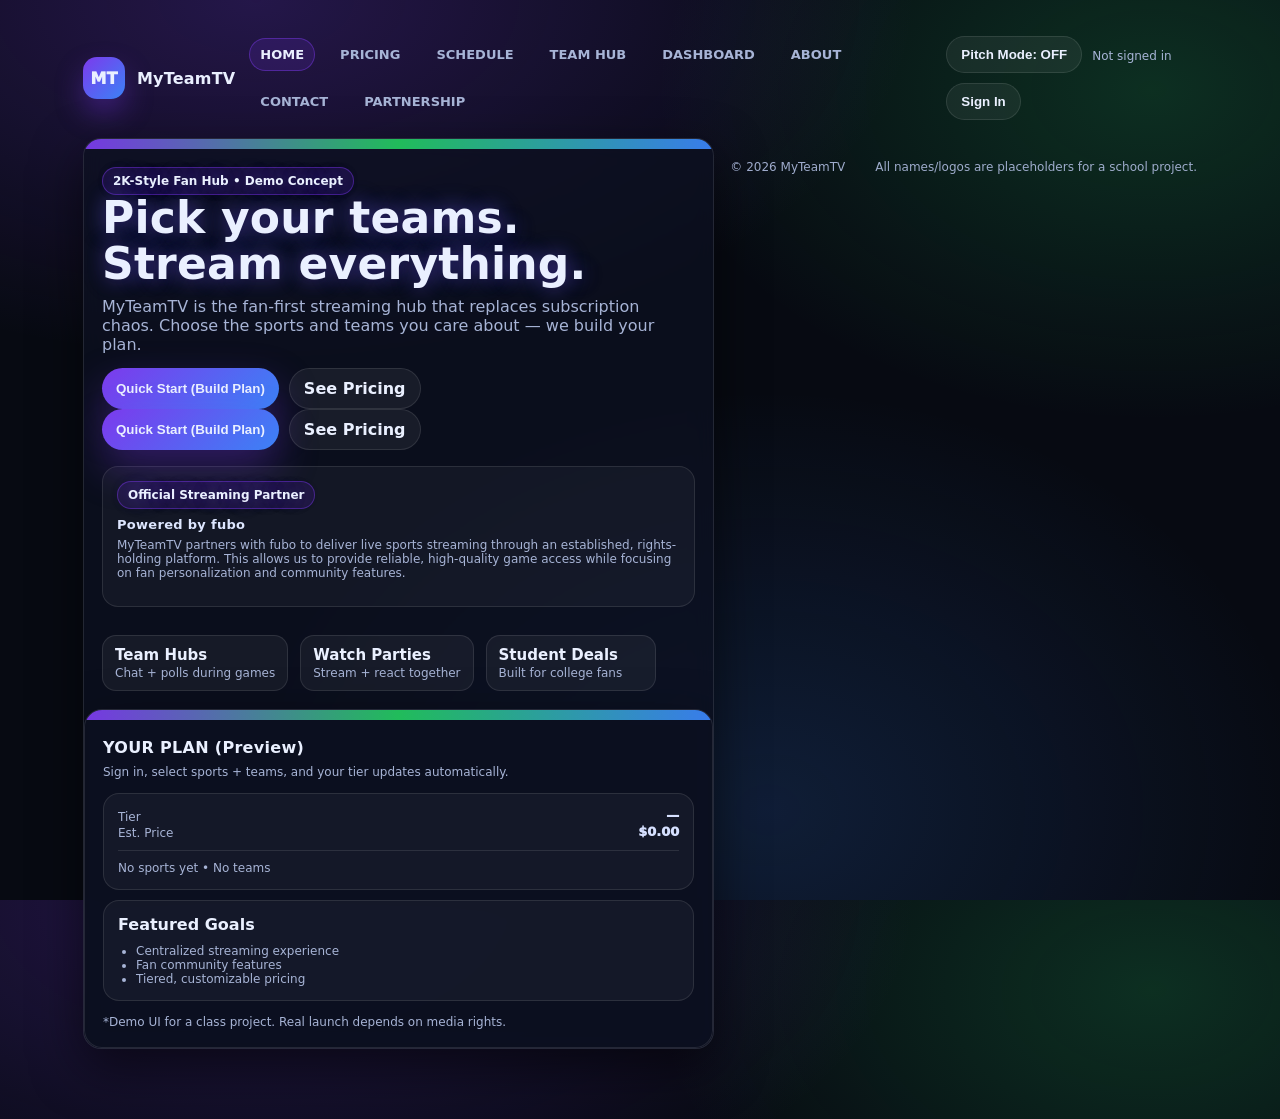
<file: index.html>
<!doctype html>
<html lang="en">
<head>
  <meta charset="UTF-8"/>
  <meta name="viewport" content="width=device-width, initial-scale=1"/>
  <title>MyTeamTV | All Your Sports. One Place.</title>
  <link rel="stylesheet" href="styles.css"/>
</head>
<body>
  <div class="wrap">
    <div class="topbar">
    <div class="brand">
    <div class="logo">MT</div>
    <div>MyTeamTV</div>
  </div>
    <div class="pitchBanner">
    <b>Investor Pitch View</b>
    <div class="small">Problem → Solution → Business Model → Differentiation → Go-To-Market</div>
  </div>

  <div class="nav">
    <a data-nav href="index.html">HOME</a>
    <a data-nav href="pricing.html">PRICING</a>
    <a data-nav href="schedule.html">SCHEDULE</a>
    <a data-nav href="teamhub.html">TEAM HUB</a>
    <a data-nav href="dashboard.html">DASHBOARD</a>
    <a data-nav href="about.html">ABOUT</a>
    <a data-nav href="contact.html">CONTACT</a>
    <a data-nav href="fubo.html">PARTNERSHIP</a>
  </div>

  <div style="display:flex; gap:10px; align-items:center; flex-wrap:wrap;">
    <button id="pitchToggle" class="btn">Pitch Mode: OFF</button>
    <div id="who" class="small">Not signed in</div>
    <button id="authBtn" class="btn" style="display:none;">Sign In</button>
    <button id="logoutBtn" class="btn danger" style="display:none;">Log Out</button>
  </div>
</div>
    <div class="grid">
      <div class="card">
        <div class="strip"></div>
        <div class="section">
          <div class="tag glow">2K-Style Fan Hub • Demo Concept</div>
          <div class="fanOnly">
  <h1 class="h1 glow">Pick your teams.<br/>Stream everything.</h1>
  <p class="sub">
    MyTeamTV is the fan-first streaming hub that replaces subscription chaos.
    Choose the sports and teams you care about — we build your plan.
  </p>
</div>

<div class="pitchOnly">
  <h1 class="h1 glow">MyTeamTV</h1>
 <p class="sub">
  <b>Problem:</b> Sports streaming is fragmented across multiple subscriptions.<br/>
  <b>Solution:</b> One hub + customizable access by sport/team with tiered pricing.<br/>
  <b>Partnership:</b> Integrated with fubo to leverage existing streaming rights and infrastructure.<br/>
  <b>Why now:</b> Fans are shifting to streaming but hate the “pay everywhere” experience.
</p>
</div>

          <div style="display:flex; gap:10px; flex-wrap:wrap;">
            <button id="quickStart" class="btn primary">Quick Start (Build Plan)</button>
            <a class="btn" href="pricing.html">See Pricing</a>
          </div>
<div style="display:flex; gap:10px; flex-wrap:wrap;">
  <button id="quickStart" class="btn primary">Quick Start (Build Plan)</button>
  <a class="btn" href="pricing.html">See Pricing</a>
</div>

<!-- 🔽 ADD THIS RIGHT HERE -->
<div class="panel" style="margin-top:16px;">
  <div class="tag glow">Official Streaming Partner</div>
  <h3 style="margin:8px 0 6px;">Powered by fubo</h3>
  <p class="small">
    MyTeamTV partners with fubo to deliver live sports streaming through an established,
    rights-holding platform. This allows us to provide reliable, high-quality game access
    while focusing on fan personalization and community features.
  </p>
</div>
<!-- 🔼 END ADD -->

<div class="kpi">
          <div class="kpi">
            <div class="pill"><b>Team Hubs</b><div class="small">Chat + polls during games</div></div>
            <div class="pill"><b>Watch Parties</b><div class="small">Stream + react together</div></div>
            <div class="pill"><b>Student Deals</b><div class="small">Built for college fans</div></div>
          </div>
        </div>
      </div>

      <div class="card">
        <div class="strip"></div>
        <div class="section">
          <b style="letter-spacing:.3px;">YOUR PLAN (Preview)</b>
          <p class="small" style="margin:8px 0 14px;">
            Sign in, select sports + teams, and your tier updates automatically.
          </p>

          <div class="panel">
            <div class="row"><span class="small">Tier</span><span id="miniTier" style="font-weight:1000;">—</span></div>
            <div class="row"><span class="small">Est. Price</span><span id="miniPrice" style="font-weight:1000;">$0.00</span></div>
            <div class="div"></div>
            <div id="miniList" class="small">No sports yet • No teams</div>
          </div>

          <div style="height:10px"></div>

          <div class="panel">
            <b>Featured Goals</b>
            <ul class="small" style="margin:10px 0 0; padding-left:18px;">
              <li>Centralized streaming experience</li>
              <li>Fan community features</li>
              <li>Tiered, customizable pricing</li>
            </ul>
          </div>

          <div style="height:12px"></div>
          <div class="small">*Demo UI for a class project. Real launch depends on media rights.</div>
        </div>
      </div>
    </div>

    <div class="footer">
      <div>© <span id="yr"></span> MyTeamTV</div>
      <div>All names/logos are placeholders for a school project.</div>
    </div>
  </div>

  <!-- LOGIN MODAL -->
  <div id="loginModal" class="modalOverlay">
    <div class="modal">
      <div class="strip"></div>
      <div class="head">
        <b>SIGN IN</b>
        <button id="closeLogin" class="btn">Close</button>
      </div>
      <div class="body">
        <form id="loginForm">
          <div class="field">
            <label>NAME</label>
            <input id="loginName" placeholder="Karli" autocomplete="name"/>
          </div>
          <div class="field">
            <label>EMAIL</label>
            <input id="loginEmail" placeholder="you@email.com" autocomplete="email"/>
          </div>
          <div class="actions">
            <button class="btn primary" type="submit">Continue</button>
            <button class="btn" type="button" id="openLogin" style="display:none;"></button>
          </div>
          <div class="small" style="margin-top:10px;">Demo sign-in. Stores data in your browser only.</div>
        </form>
      </div>
    </div>
  </div>

  <!-- ONBOARD MODAL -->
  <div id="onboardModal" class="modalOverlay">
    <div class="modal">
      <div class="strip"></div>
      <div class="head">
        <b>BUILD YOUR PLAN</b>
        <button id="closeOnboard" class="btn">Close</button>
      </div>
      <div class="body">
        <div class="two">
          <div class="panel">
            <h3>SPORTS</h3>
            <div id="sportPills" class="pillrow"></div>
          </div>
          <div class="panel">
            <h3>TEAMS</h3>
            <div id="teamPills" class="pillrow"></div>
            <div class="small" style="margin-top:8px;">In a real version, teams filter by league rights.</div>
          </div>
        </div>

        <div style="height:12px"></div>

        <div class="panel">
          <div class="tag" id="tierTag">Tier: —</div>
          <div style="height:10px"></div>

          <div class="priceBox">
            <div class="small">Estimated monthly price</div>
            <div class="bigPrice" id="price">$0.00</div>
            <div class="small" id="priceNote">Select at least 1 sport to start.</div>
          </div>

          <div style="height:10px"></div>

          <div class="row"><span>Sports selected</span><span id="sportCount">0</span></div>
          <div class="row"><span>Teams selected</span><span id="teamCount">0</span></div>
          <div class="div"></div>
          <div id="tierDetails" class="small"></div>

          <div class="actions">
            <button id="savePicks" class="btn primary" type="button">Save Plan</button>
            <a class="btn" href="pricing.html">Compare Pricing</a>
          </div>
        </div>
      </div>
    </div>
  </div>

  <script>
    document.getElementById("yr").textContent = new Date().getFullYear();
    // Wire auth button to open modal
    document.getElementById("authBtn").addEventListener("click", ()=> {
      document.getElementById("loginModal").style.display = "flex";
    });
  </script>
  <script src="app.js"></script>
</body>
</html>
</file>
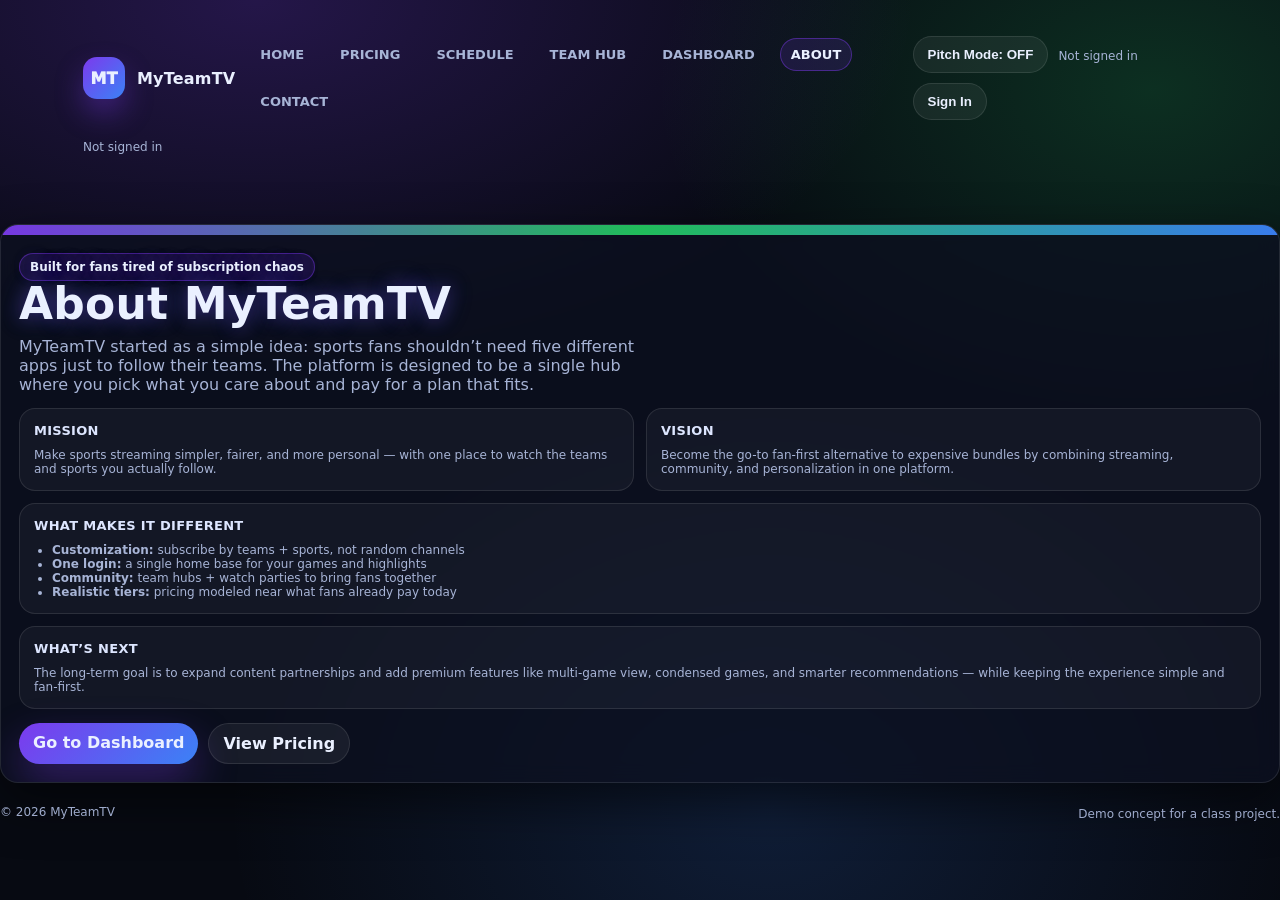
<file: about.html>
<!doctype html>
<html lang="en">
<head>
  <meta charset="UTF-8"/>
  <meta name="viewport" content="width=device-width, initial-scale=1"/>
  <title>MyTeamTV | About</title>
  <link rel="stylesheet" href="styles.css"/>
</head>
<body>
  <div class="wrap">
    <div class="topbar">
  <div class="brand">
    <div class="logo">MT</div>
    <div>MyTeamTV</div>
  </div>

  <div class="nav">
    <a data-nav href="index.html">HOME</a>
    <a data-nav href="pricing.html">PRICING</a>
    <a data-nav href="schedule.html">SCHEDULE</a>
    <a data-nav href="teamhub.html">TEAM HUB</a>
    <a data-nav href="dashboard.html">DASHBOARD</a>
    <a data-nav href="about.html">ABOUT</a>
    <a data-nav href="contact.html">CONTACT</a>
  </div>

  <div style="display:flex; gap:10px; align-items:center; flex-wrap:wrap;">
    <button id="pitchToggle" class="btn">Pitch Mode: OFF</button>
    <div id="who" class="small">Not signed in</div>
    <button id="authBtn" class="btn" style="display:none;">Sign In</button>
    <button id="logoutBtn" class="btn danger" style="display:none;">Log Out</button>
  </div>
</div>

<div class="pitchBanner">
  <b>Investor Pitch View</b>
  <div class="small">Problem → Solution → Business Model → Differentiation → Go-To-Market</div>
</div>

      <div style="display:flex; gap:10px; align-items:center; flex-wrap:wrap;">
        <div id="who" class="small">Not signed in</div>
        <button id="authBtn" class="btn" style="display:none;">Sign In</button>
        <button id="logoutBtn" class="btn danger" style="display:none;">Log Out</button>
      </div>
    </div>

    <div class="card">
      <div class="strip"></div>
      <div class="section">
        <div class="tag glow">Built for fans tired of subscription chaos</div>
      <div class="fanOnly">
  <h1 class="h1 glow">About MyTeamTV</h1>
  <p class="sub">
    MyTeamTV started as a simple idea: sports fans shouldn’t need five different apps just to follow
    their teams. The platform is designed to be a single hub where you pick what you care about and
    pay for a plan that fits.
  </p>
</div>

<div class="pitchOnly">
  <h1 class="h1 glow">Why MyTeamTV Exists</h1>
  <p class="sub">
    <b>The problem:</b> Fans are forced to juggle multiple subscriptions to watch their favorite teams.<br/>
    <b>Our answer:</b> A centralized platform with customizable access by sport and team.<br/>
    <b>The outcome:</b> Lower cost, less friction, and higher fan engagement.
  </p>
</div>

        <div class="two">
          <div class="panel">
            <h3>MISSION</h3>
            <p class="small" style="margin:0;">
              Make sports streaming simpler, fairer, and more personal — with one place to watch the teams
              and sports you actually follow.
            </p>
          </div>
          <div class="panel">
            <h3>VISION</h3>
            <p class="small" style="margin:0;">
              Become the go-to fan-first alternative to expensive bundles by combining streaming, community,
              and personalization in one platform.
            </p>
          </div>
        </div>

        <div style="height:12px"></div>

        <div class="panel">
          <h3>WHAT MAKES IT DIFFERENT</h3>
          <ul class="small" style="margin:0; padding-left:18px;">
            <li><b>Customization:</b> subscribe by teams + sports, not random channels</li>
            <li><b>One login:</b> a single home base for your games and highlights</li>
            <li><b>Community:</b> team hubs + watch parties to bring fans together</li>
            <li><b>Realistic tiers:</b> pricing modeled near what fans already pay today</li>
          </ul>
        </div>

        <div style="height:12px"></div>

        <div class="panel">
          <h3>WHAT’S NEXT</h3>
          <p class="small" style="margin:0;">
            The long-term goal is to expand content partnerships and add premium features like multi-game view,
            condensed games, and smarter recommendations — while keeping the experience simple and fan-first.
          </p>
        </div>

        <div style="height:14px"></div>
        <div style="display:flex; gap:10px; flex-wrap:wrap;">
          <a class="btn primary" href="dashboard.html">Go to Dashboard</a>
          <a class="btn" href="pricing.html">View Pricing</a>
        </div>
      </div>
    </div>

    <div class="footer">
      <div>© <span id="yr"></span> MyTeamTV</div>
      <div class="small">Demo concept for a class project.</div>
    </div>
  </div>

  <!-- LOGIN MODAL -->
  <div id="loginModal" class="modalOverlay">
    <div class="modal">
      <div class="strip"></div>
      <div class="head">
        <b>SIGN IN</b>
        <button id="closeLogin" class="btn">Close</button>
      </div>
      <div class="body">
        <form id="loginForm">
          <div class="field">
            <label>NAME</label>
            <input id="loginName" placeholder="Karli" autocomplete="name"/>
          </div>
          <div class="field">
            <label>EMAIL</label>
            <input id="loginEmail" placeholder="you@email.com" autocomplete="email"/>
          </div>
          <div class="actions">
            <button class="btn primary" type="submit">Continue</button>
          </div>
          <div class="small" style="margin-top:10px;">Demo sign-in. Stores data in your browser only.</div>
        </form>
      </div>
    </div>
  </div>

  <!-- ONBOARD MODAL -->
  <div id="onboardModal" class="modalOverlay">
    <div class="modal">
      <div class="strip"></div>
      <div class="head">
        <b>BUILD YOUR PLAN</b>
        <button id="closeOnboard" class="btn">Close</button>
      </div>
      <div class="body">
        <div class="two">
          <div class="panel">
            <h3>SPORTS</h3>
            <div id="sportPills" class="pillrow"></div>
          </div>
          <div class="panel">
            <h3>TEAMS</h3>
            <div id="teamPills" class="pillrow"></div>
          </div>
        </div>

        <div style="height:12px"></div>

        <div class="panel">
          <div class="tag" id="tierTag">Tier: —</div>
          <div style="height:10px"></div>

          <div class="priceBox">
            <div class="small">Estimated monthly price</div>
            <div class="bigPrice" id="price">$0.00</div>
            <div class="small" id="priceNote">Select at least 1 sport to start.</div>
          </div>

          <div style="height:10px"></div>

          <div class="row"><span>Sports selected</span><span id="sportCount">0</span></div>
          <div class="row"><span>Teams selected</span><span id="teamCount">0</span></div>
          <div class="div"></div>
          <div id="tierDetails" class="small"></div>

          <div class="actions">
            <button id="savePicks" class="btn primary" type="button">Save Plan</button>
            <a class="btn" href="dashboard.html">Go to Dashboard</a>
          </div>
        </div>
      </div>
    </div>
  </div>

  <script>
    document.getElementById("yr").textContent = new Date().getFullYear();
    document.getElementById("authBtn").addEventListener("click", ()=> {
      document.getElementById("loginModal").style.display = "flex";
    });
  </script>
  <script src="app.js"></script>
</body>
</html>
</file>
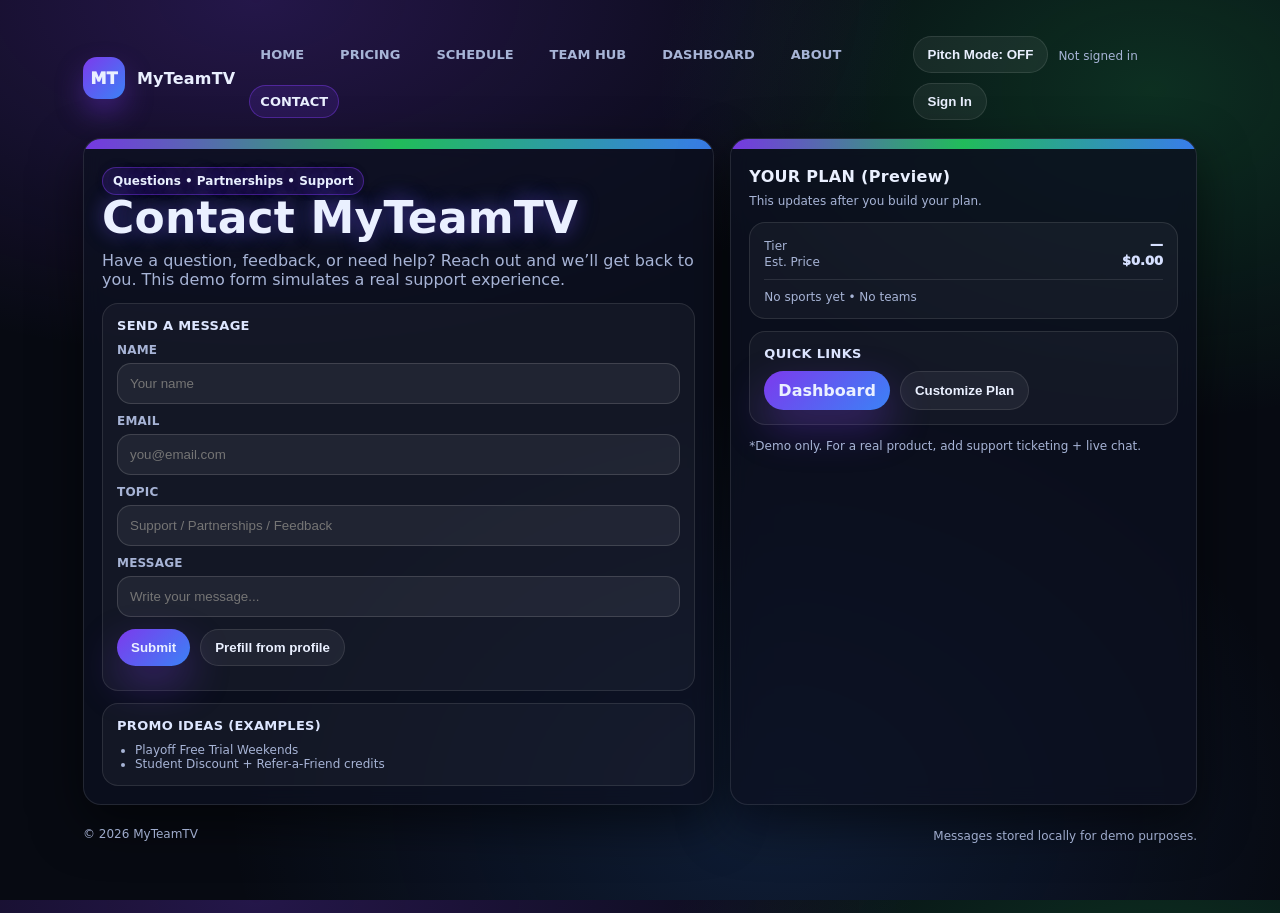
<file: contact.html>
<!doctype html>
<html lang="en">
<head>
  <meta charset="UTF-8"/>
  <meta name="viewport" content="width=device-width, initial-scale=1"/>
  <title>MyTeamTV | Contact</title>
  <link rel="stylesheet" href="styles.css"/>
</head>
<body>
  <div class="wrap">
    <div class="topbar">
  <div class="brand">
    <div class="logo">MT</div>
    <div>MyTeamTV</div>
  </div>

  <div class="nav">
    <a data-nav href="index.html">HOME</a>
    <a data-nav href="pricing.html">PRICING</a>
    <a data-nav href="schedule.html">SCHEDULE</a>
    <a data-nav href="teamhub.html">TEAM HUB</a>
    <a data-nav href="dashboard.html">DASHBOARD</a>
    <a data-nav href="about.html">ABOUT</a>
    <a data-nav href="contact.html">CONTACT</a>
  </div>

  <div style="display:flex; gap:10px; align-items:center; flex-wrap:wrap;">
    <button id="pitchToggle" class="btn">Pitch Mode: OFF</button>
    <div id="who" class="small">Not signed in</div>
    <button id="authBtn" class="btn" style="display:none;">Sign In</button>
    <button id="logoutBtn" class="btn danger" style="display:none;">Log Out</button>
  </div>
</div>

<div class="pitchBanner">
  <b>Investor Pitch View</b>
  <div class="small">Problem → Solution → Business Model → Differentiation → Go-To-Market</div>
</div>


    <div class="grid">
      <div class="card">
        <div class="strip"></div>
        <div class="section">
          <div class="tag glow">Questions • Partnerships • Support</div>
          <div class="fanOnly">
  <h1 class="h1 glow">Contact MyTeamTV</h1>
  <p class="sub">
    Have a question, feedback, or need help? Reach out and we’ll get back to you.
    This demo form simulates a real support experience.
  </p>
</div>

<div class="pitchOnly">
  <h1 class="h1 glow">Partnerships & Growth</h1>
  <p class="sub">
    <b>Use cases:</b> League partnerships, team deals, sponsorships, and campus promotions.<br/>
    <b>Value:</b> MyTeamTV creates direct access to verified fans through team-based communities.<br/>
    <b>Revenue:</b> Sponsored hubs, branded watch parties, and in-stream placements.
  </p>
</div>

          <div class="panel">
            <h3>SEND A MESSAGE</h3>
            <form id="contactForm">
              <div class="field">
                <label>NAME</label>
                <input id="cName" placeholder="Your name" autocomplete="name"/>
              </div>
              <div class="field">
                <label>EMAIL</label>
                <input id="cEmail" placeholder="you@email.com" autocomplete="email"/>
              </div>
              <div class="field">
                <label>TOPIC</label>
                <input id="cTopic" placeholder="Support / Partnerships / Feedback"/>
              </div>
              <div class="field">
                <label>MESSAGE</label>
                <input id="cMsg" placeholder="Write your message..." />
              </div>

              <div class="actions">
                <button class="btn primary" type="submit">Submit</button>
                <button class="btn" type="button" id="prefill">Prefill from profile</button>
              </div>

              <div id="contactStatus" class="small" style="margin-top:10px;"></div>
            </form>
          </div>

          <div style="height:12px"></div>
          <div class="panel">
            <h3>PROMO IDEAS (EXAMPLES)</h3>
            <ul class="small" style="margin:0; padding-left:18px;">
              <li>Playoff Free Trial Weekends</li>
              <li>Student Discount + Refer-a-Friend credits</li>
            </ul>
          </div>
        </div>
      </div>

      <div class="card">
        <div class="strip"></div>
        <div class="section">
          <b style="letter-spacing:.3px;">YOUR PLAN (Preview)</b>
          <p class="small" style="margin:8px 0 14px;">
            This updates after you build your plan.
          </p>

          <div class="panel">
            <div class="row"><span class="small">Tier</span><span id="miniTier" style="font-weight:1000;">—</span></div>
            <div class="row"><span class="small">Est. Price</span><span id="miniPrice" style="font-weight:1000;">$0.00</span></div>
            <div class="div"></div>
            <div id="miniList" class="small">No sports yet • No teams</div>
          </div>

          <div style="height:12px"></div>

          <div class="panel">
            <h3>QUICK LINKS</h3>
            <div style="display:flex; gap:10px; flex-wrap:wrap;">
              <a class="btn primary" href="dashboard.html">Dashboard</a>
              <button class="btn" id="quickStart">Customize Plan</button>
            </div>
          </div>

          <div style="height:12px"></div>
          <div class="small">*Demo only. For a real product, add support ticketing + live chat.</div>
        </div>
      </div>
    </div>

    <div class="footer">
      <div>© <span id="yr"></span> MyTeamTV</div>
      <div class="small">Messages stored locally for demo purposes.</div>
    </div>
  </div>

  <!-- LOGIN MODAL -->
  <div id="loginModal" class="modalOverlay">
    <div class="modal">
      <div class="strip"></div>
      <div class="head">
        <b>SIGN IN</b>
        <button id="closeLogin" class="btn">Close</button>
      </div>
      <div class="body">
        <form id="loginForm">
          <div class="field">
            <label>NAME</label>
            <input id="loginName" placeholder="Karli" autocomplete="name"/>
          </div>
          <div class="field">
            <label>EMAIL</label>
            <input id="loginEmail" placeholder="you@email.com" autocomplete="email"/>
          </div>
          <div class="actions">
            <button class="btn primary" type="submit">Continue</button>
          </div>
          <div class="small" style="margin-top:10px;">Demo sign-in. Stores data in your browser only.</div>
        </form>
      </div>
    </div>
  </div>

  <!-- ONBOARD MODAL -->
  <div id="onboardModal" class="modalOverlay">
    <div class="modal">
      <div class="strip"></div>
      <div class="head">
        <b>BUILD YOUR PLAN</b>
        <button id="closeOnboard" class="btn">Close</button>
      </div>
      <div class="body">
        <div class="two">
          <div class="panel">
            <h3>SPORTS</h3>
            <div id="sportPills" class="pillrow"></div>
          </div>
          <div class="panel">
            <h3>TEAMS</h3>
            <div id="teamPills" class="pillrow"></div>
          </div>
        </div>

        <div style="height:12px"></div>

        <div class="panel">
          <div class="tag" id="tierTag">Tier: —</div>
          <div style="height:10px"></div>

          <div class="priceBox">
            <div class="small">Estimated monthly price</div>
            <div class="bigPrice" id="price">$0.00</div>
            <div class="small" id="priceNote">Select at least 1 sport to start.</div>
          </div>

          <div style="height:10px"></div>

          <div class="row"><span>Sports selected</span><span id="sportCount">0</span></div>
          <div class="row"><span>Teams selected</span><span id="teamCount">0</span></div>
          <div class="div"></div>
          <div id="tierDetails" class="small"></div>

          <div class="actions">
            <button id="savePicks" class="btn primary" type="button">Save Plan</button>
            <a class="btn" href="dashboard.html">Go to Dashboard</a>
          </div>
        </div>
      </div>
    </div>
  </div>

  <script>
    document.getElementById("yr").textContent = new Date().getFullYear();

    document.getElementById("authBtn").addEventListener("click", ()=> {
      document.getElementById("loginModal").style.display = "flex";
    });

    // Contact form demo behavior
    const form = document.getElementById("contactForm");
    const status = document.getElementById("contactStatus");
    form.addEventListener("submit",(e)=>{
      e.preventDefault();
      const payload = {
        name: document.getElementById("cName").value.trim(),
        email: document.getElementById("cEmail").value.trim(),
        topic: document.getElementById("cTopic").value.trim(),
        msg: document.getElementById("cMsg").value.trim(),
        ts: new Date().toISOString()
      };
      const msgs = JSON.parse(localStorage.getItem("mtv_messages") || "[]");
      msgs.unshift(payload);
      localStorage.setItem("mtv_messages", JSON.stringify(msgs));
      status.textContent = "✅ Submitted! (Saved locally for demo.)";
      form.reset();
    });

    document.getElementById("prefill").addEventListener("click", ()=>{
      const user = JSON.parse(localStorage.getItem("mtv_user") || "null");
      if (!user){ status.textContent = "Sign in first to prefill."; return; }
      document.getElementById("cName").value = user.name || "";
      document.getElementById("cEmail").value = user.email || "";
      status.textContent = "Prefilled from your demo profile.";
    });
  </script>
  <script src="app.js"></script>
</body>
</html>
</file>
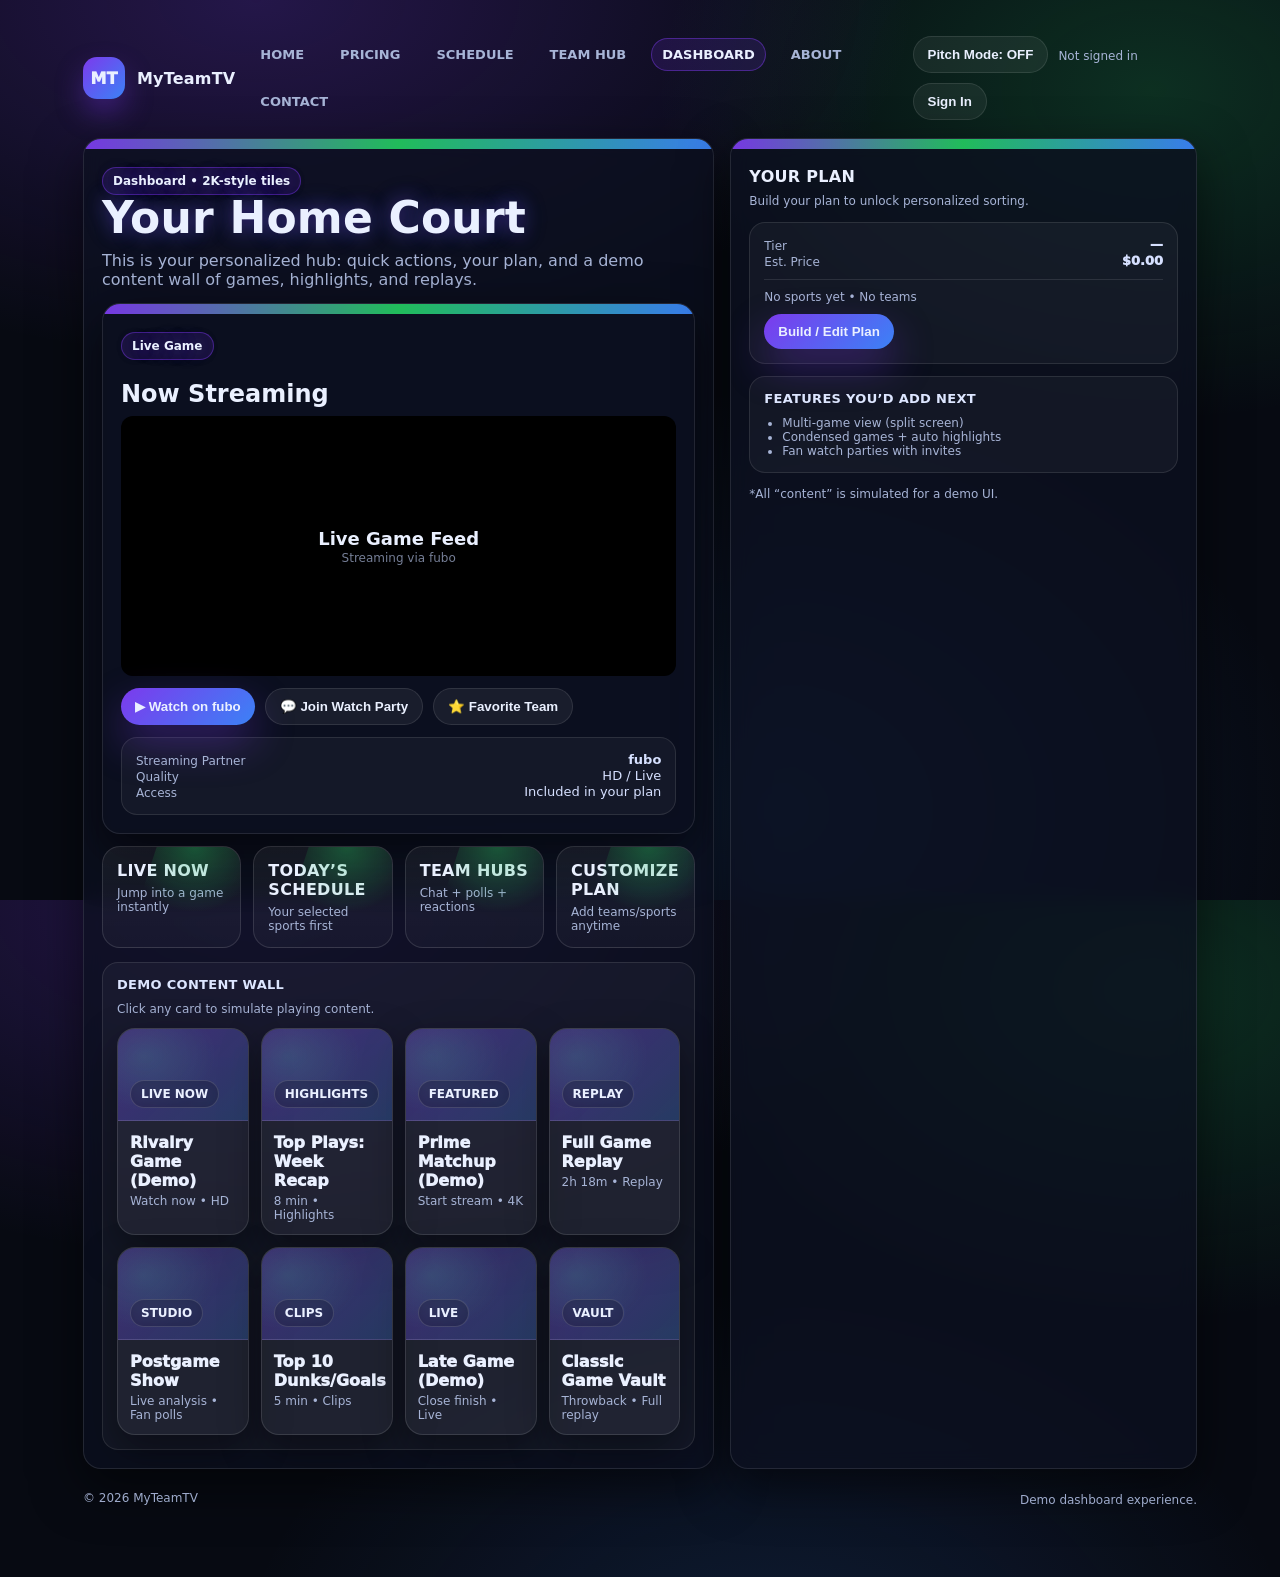
<file: dashboard.html>
<!doctype html>
<html lang="en">
<head>
  <meta charset="UTF-8"/>
  <meta name="viewport" content="width=device-width, initial-scale=1"/>
  <title>MyTeamTV | Dashboard</title>
  <link rel="stylesheet" href="styles.css"/>
  <style>
    /* Dashboard-only extras */
    .tiles{
      display:grid;
      grid-template-columns: repeat(4, 1fr);
      gap:12px;
      margin-top:12px;
    }
    @media (max-width: 1000px){ .tiles{grid-template-columns: repeat(2,1fr);} }
    @media (max-width: 600px){ .tiles{grid-template-columns: 1fr;} }

    .tile{
      padding:14px;
      border-radius: 18px;
      border:1px solid rgba(255,255,255,.12);
      background: linear-gradient(180deg, rgba(255,255,255,.06), rgba(255,255,255,.03));
      position:relative;
      overflow:hidden;
      cursor:pointer;
      transition:.14s transform, .14s border-color, .14s background;
    }
    .tile:hover{
      transform: translateY(-2px);
      border-color: rgba(124,58,237,.45);
      background: linear-gradient(180deg, rgba(124,58,237,.18), rgba(255,255,255,.03));
    }
    .tile b{display:block; letter-spacing:.3px;}
    .tile .small{margin-top:6px}
    .tile:after{
      content:"";
      position:absolute;
      right:-30px; top:-30px;
      width:120px; height:120px;
      background: radial-gradient(circle at 30% 30%, rgba(34,197,94,.35), transparent 55%);
      transform: rotate(18deg);
    }

    .contentGrid{
      display:grid;
      grid-template-columns: repeat(4, 1fr);
      gap:12px;
      margin-top:12px;
    }
    @media (max-width: 1000px){ .contentGrid{grid-template-columns: repeat(2,1fr);} }
    @media (max-width: 600px){ .contentGrid{grid-template-columns: 1fr;} }

    .thumb{
      border-radius: 18px;
      border:1px solid rgba(255,255,255,.12);
      background: rgba(255,255,255,.05);
      overflow:hidden;
      box-shadow: 0 16px 40px rgba(0,0,0,.40);
      transition:.14s transform, .14s border-color;
    }
    .thumb:hover{transform: translateY(-2px); border-color: rgba(59,130,246,.45);}
    .thumb .top{
      height:92px;
      background:
        linear-gradient(135deg, rgba(124,58,237,.35), rgba(59,130,246,.25)),
        radial-gradient(120px 90px at 20% 30%, rgba(34,197,94,.25), transparent 60%);
      border-bottom:1px solid rgba(255,255,255,.10);
      position:relative;
    }
    .badge{
      position:absolute;
      left:12px; bottom:12px;
      padding:6px 10px;
      border-radius:999px;
      font-size:12px; font-weight:900;
      border:1px solid rgba(255,255,255,.14);
      background: rgba(0,0,0,.25);
      backdrop-filter: blur(6px);
    }
    .thumb .body{padding:12px}
    .thumb .title{font-weight:1000; margin-bottom:4px}
    .thumb .meta{color:var(--muted); font-size:12px}
  </style>
</head>
<body>
  <div class="wrap">
   <div class="topbar">
  <div class="brand">
    <div class="logo">MT</div>
    <div>MyTeamTV</div>
  </div>

  <div class="nav">
    <a data-nav href="index.html">HOME</a>
    <a data-nav href="pricing.html">PRICING</a>
    <a data-nav href="schedule.html">SCHEDULE</a>
    <a data-nav href="teamhub.html">TEAM HUB</a>
    <a data-nav href="dashboard.html">DASHBOARD</a>
    <a data-nav href="about.html">ABOUT</a>
    <a data-nav href="contact.html">CONTACT</a>
  </div>

  <div style="display:flex; gap:10px; align-items:center; flex-wrap:wrap;">
    <button id="pitchToggle" class="btn">Pitch Mode: OFF</button>
    <div id="who" class="small">Not signed in</div>
    <button id="authBtn" class="btn" style="display:none;">Sign In</button>
    <button id="logoutBtn" class="btn danger" style="display:none;">Log Out</button>
  </div>
</div>

<div class="pitchBanner">
  <b>Investor Pitch View</b>
  <div class="small">Problem → Solution → Business Model → Differentiation → Go-To-Market</div>
</div>


    <div class="grid">
      <div class="card">
        <div class="strip"></div>
        <div class="section">
          <div class="tag glow">Dashboard • 2K-style tiles</div>
         <div class="fanOnly">
  <h1 class="h1 glow">Your Home Court</h1>
  <p class="sub">
    This is your personalized hub: quick actions, your plan, and a demo content wall of games,
    highlights, and replays.
  </p>
           <div class="card">
  <div class="strip"></div>
  <div class="section">
    
    <div class="tag glow">Live Game</div>
    <h2 style="margin-bottom:8px;">Now Streaming</h2>

    <div style="
      background:#000;
      height:260px;
      border-radius:12px;
      display:flex;
      align-items:center;
      justify-content:center;
      flex-direction:column;
      margin-bottom:12px;
    ">
      <div style="font-size:18px; font-weight:700;">Live Game Feed</div>
      <div class="small" style="opacity:.7;">Streaming via fubo</div>
    </div>

    <div style="display:flex; gap:10px; flex-wrap:wrap;">
      <button id="watchFubo" class="btn primary">▶ Watch on fubo</button>
      <button class="btn">💬 Join Watch Party</button>
      <button class="btn">⭐ Favorite Team</button>
    </div>

    <div class="panel" style="margin-top:12px;">
      <div class="row">
        <span class="small">Streaming Partner</span>
        <span style="font-weight:700;">fubo</span>
      </div>
      <div class="row">
        <span class="small">Quality</span>
        <span>HD / Live</span>
      </div>
      <div class="row">
        <span class="small">Access</span>
        <span>Included in your plan</span>
      </div>
    </div>

  </div>
</div>
</div>

<div class="pitchOnly">
  <h1 class="h1 glow">Product Experience: Dashboard</h1>
  <p class="sub">
    The dashboard acts as the user’s central control hub, prioritizing selected teams and sports.
    It increases engagement by surfacing live games, schedules, and community features in one place.
  </p>

  <div class="two">
    <div class="panel">
      <h3>USER VALUE</h3>
      <ul class="small" style="margin:0; padding-left:18px;">
        <li>Faster access to live content</li>
        <li>Personalized sorting by teams</li>
        <li>Reduced friction vs. switching apps</li>
      </ul>
    </div>

    <div class="panel">
      <h3>BUSINESS VALUE</h3>
      <ul class="small" style="margin:0; padding-left:18px;">
        <li>Higher session frequency</li>
        <li>Increased feature discovery</li>
        <li>Clear upgrade paths to premium tiers</li>
      </ul>
    </div>
  </div>
</div>

          <div class="tiles">
            <div class="tile" id="tileLive">
              <b>LIVE NOW</b>
              <div class="small">Jump into a game instantly</div>
            </div>
            <div class="tile" id="tileSchedule">
              <b>TODAY’S SCHEDULE</b>
              <div class="small">Your selected sports first</div>
            </div>
            <div class="tile" id="tileHubs">
              <b>TEAM HUBS</b>
              <div class="small">Chat + polls + reactions</div>
            </div>
            <div class="tile" id="tileCustomize">
              <b>CUSTOMIZE PLAN</b>
              <div class="small">Add teams/sports anytime</div>
            </div>
          </div>

          <div style="height:14px"></div>

          <div class="panel">
            <h3>DEMO CONTENT WALL</h3>
            <div class="small">Click any card to simulate playing content.</div>

            <div class="contentGrid" id="contentGrid"></div>
          </div>
        </div>
      </div>

      <div class="card">
        <div class="strip"></div>
        <div class="section">
          <b style="letter-spacing:.3px;">YOUR PLAN</b>
          <p class="small" style="margin:8px 0 14px;">
            Build your plan to unlock personalized sorting.
          </p>

          <div class="panel">
            <div class="row"><span class="small">Tier</span><span id="miniTier" style="font-weight:1000;">—</span></div>
            <div class="row"><span class="small">Est. Price</span><span id="miniPrice" style="font-weight:1000;">$0.00</span></div>
            <div class="div"></div>
            <div id="miniList" class="small">No sports yet • No teams</div>
            <div style="height:10px"></div>
            <button class="btn primary" id="quickStart">Build / Edit Plan</button>
          </div>

          <div style="height:12px"></div>

          <div class="panel">
            <h3>FEATURES YOU’D ADD NEXT</h3>
            <ul class="small" style="margin:0; padding-left:18px;">
              <li>Multi-game view (split screen)</li>
              <li>Condensed games + auto highlights</li>
              <li>Fan watch parties with invites</li>
            </ul>
          </div>

          <div style="height:12px"></div>
          <div class="small">*All “content” is simulated for a demo UI.</div>
        </div>
      </div>
    </div>

    <div class="footer">
      <div>© <span id="yr"></span> MyTeamTV</div>
      <div class="small">Demo dashboard experience.</div>
    </div>
  </div>

  <!-- LOGIN MODAL -->
  <div id="loginModal" class="modalOverlay">
    <div class="modal">
      <div class="strip"></div>
      <div class="head">
        <b>SIGN IN</b>
        <button id="closeLogin" class="btn">Close</button>
      </div>
      <div class="body">
        <form id="loginForm">
          <div class="field">
            <label>NAME</label>
            <input id="loginName" placeholder="Karli" autocomplete="name"/>
          </div>
          <div class="field">
            <label>EMAIL</label>
            <input id="loginEmail" placeholder="you@email.com" autocomplete="email"/>
          </div>
          <div class="actions">
            <button class="btn primary" type="submit">Continue</button>
          </div>
          <div class="small" style="margin-top:10px;">Demo sign-in. Stores data in your browser only.</div>
        </form>
      </div>
    </div>
  </div>

  <!-- ONBOARD MODAL -->
  <div id="onboardModal" class="modalOverlay">
    <div class="modal">
      <div class="strip"></div>
      <div class="head">
        <b>BUILD YOUR PLAN</b>
        <button id="closeOnboard" class="btn">Close</button>
      </div>
      <div class="body">
        <div class="two">
          <div class="panel">
            <h3>SPORTS</h3>
            <div id="sportPills" class="pillrow"></div>
          </div>
          <div class="panel">
            <h3>TEAMS</h3>
            <div id="teamPills" class="pillrow"></div>
            <div class="small" style="margin-top:8px;">In a real version, teams filter by league rights.</div>
          </div>
        </div>

        <div style="height:12px"></div>

        <div class="panel">
          <div class="tag" id="tierTag">Tier: —</div>
          <div style="height:10px"></div>

          <div class="priceBox">
            <div class="small">Estimated monthly price</div>
            <div class="bigPrice" id="price">$0.00</div>
            <div class="small" id="priceNote">Select at least 1 sport to start.</div>
          </div>

          <div style="height:10px"></div>

          <div class="row"><span>Sports selected</span><span id="sportCount">0</span></div>
          <div class="row"><span>Teams selected</span><span id="teamCount">0</span></div>
          <div class="div"></div>
          <div id="tierDetails" class="small"></div>

          <div class="actions">
            <button id="savePicks" class="btn primary" type="button">Save Plan</button>
            <a class="btn" href="pricing.html">Compare Pricing</a>
          </div>
        </div>
      </div>
    </div>
  </div>

  <script>
    document.getElementById("yr").textContent = new Date().getFullYear();

    document.getElementById("authBtn").addEventListener("click", ()=> {
      document.getElementById("loginModal").style.display = "flex";
    });

    // Fake content cards (you can swap titles to your favorite sports)
    const content = [
      { type:"LIVE", title:"Rivalry Game (Demo)", meta:"Watch now • HD", badge:"LIVE NOW" },
      { type:"REPLAY", title:"Top Plays: Week Recap", meta:"8 min • Highlights", badge:"HIGHLIGHTS" },
      { type:"LIVE", title:"Prime Matchup (Demo)", meta:"Start stream • 4K", badge:"FEATURED" },
      { type:"REPLAY", title:"Full Game Replay", meta:"2h 18m • Replay", badge:"REPLAY" },
      { type:"STUDIO", title:"Postgame Show", meta:"Live analysis • Fan polls", badge:"STUDIO" },
      { type:"CLIPS", title:"Top 10 Dunks/Goals", meta:"5 min • Clips", badge:"CLIPS" },
      { type:"LIVE", title:"Late Game (Demo)", meta:"Close finish • Live", badge:"LIVE" },
      { type:"REPLAY", title:"Classic Game Vault", meta:"Throwback • Full replay", badge:"VAULT" }
    ];

    const grid = document.getElementById("contentGrid");
    content.forEach(item=>{
      const card = document.createElement("div");
      card.className = "thumb";
      card.innerHTML = `
        <div class="top">
          <div class="badge">${item.badge}</div>
        </div>
        <div class="body">
          <div class="title">${item.title}</div>
          <div class="meta">${item.meta}</div>
        </div>
      `;
      card.addEventListener("click", ()=>{
        alert(`▶️ Playing: ${item.title}\n\n(Demo only — simulate stream player here.)`);
      });
      grid.appendChild(card);
    });

    // Tile actions
    document.getElementById("tileLive").addEventListener("click", ()=>alert("LIVE NOW: Demo tile — would open the live player."));
    document.getElementById("tileSchedule").addEventListener("click", ()=>alert("TODAY’S SCHEDULE: Demo tile — would show your teams first."));
    document.getElementById("tileHubs").addEventListener("click", ()=>alert("TEAM HUBS: Demo tile — would open chat + polls."));
    document.getElementById("tileCustomize").addEventListener("click", ()=>document.getElementById("quickStart").click());
  </script>
  <script src="app.js"></script>
</body>
</html>
</file>
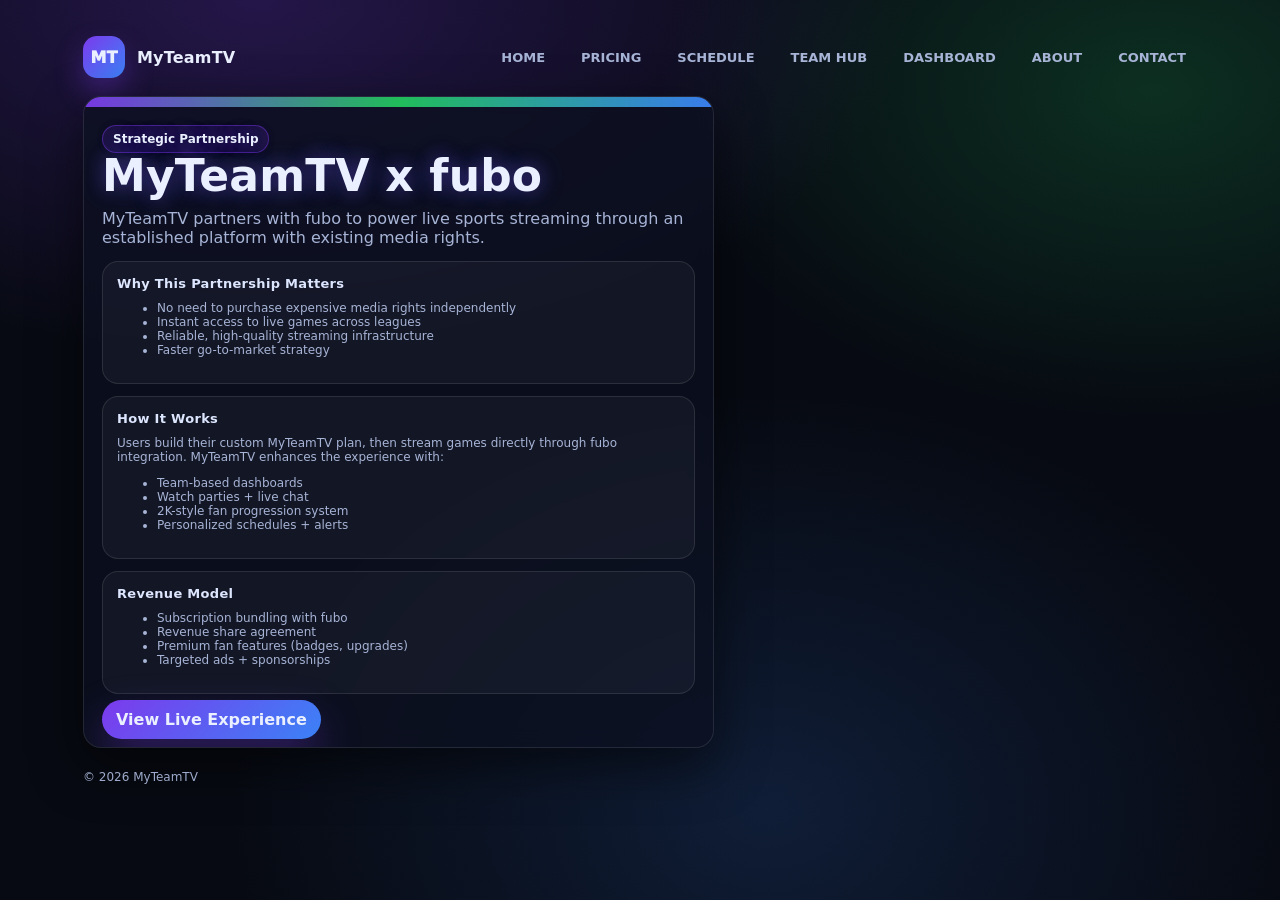
<file: fubo.html>
<!doctype html>
<html lang="en">
<head>
  <meta charset="UTF-8"/>
  <meta name="viewport" content="width=device-width, initial-scale=1"/>
  <title>MyTeamTV x Fubo Partnership</title>
  <link rel="stylesheet" href="styles.css"/>
</head>
<body>
  <div class="wrap">
    
    <!-- TOP -->
    <div class="topbar">
      <div class="brand">
        <div class="logo">MT</div>
        <div>MyTeamTV</div>
      </div>

      <div class="nav">
        <a href="index.html">HOME</a>
        <a href="pricing.html">PRICING</a>
        <a href="schedule.html">SCHEDULE</a>
        <a href="teamhub.html">TEAM HUB</a>
        <a href="dashboard.html">DASHBOARD</a>
        <a href="about.html">ABOUT</a>
        <a href="contact.html">CONTACT</a>
      </div>
    </div>

    <!-- CONTENT -->
    <div class="grid">
      <div class="card">
        <div class="strip"></div>
        <div class="section">
          <div class="tag glow">Strategic Partnership</div>
          <h1 class="h1 glow">MyTeamTV x fubo</h1>

          <p class="sub">
            MyTeamTV partners with fubo to power live sports streaming through an
            established platform with existing media rights.
          </p>

          <div class="panel">
            <h3>Why This Partnership Matters</h3>
            <ul class="small">
              <li>No need to purchase expensive media rights independently</li>
              <li>Instant access to live games across leagues</li>
              <li>Reliable, high-quality streaming infrastructure</li>
              <li>Faster go-to-market strategy</li>
            </ul>
          </div>

          <div style="height:12px;"></div>

          <div class="panel">
            <h3>How It Works</h3>
            <p class="small">
              Users build their custom MyTeamTV plan, then stream games directly through
              fubo integration. MyTeamTV enhances the experience with:
            </p>
            <ul class="small">
              <li>Team-based dashboards</li>
              <li>Watch parties + live chat</li>
              <li>2K-style fan progression system</li>
              <li>Personalized schedules + alerts</li>
            </ul>
          </div>

          <div style="height:12px;"></div>

          <div class="panel">
            <h3>Revenue Model</h3>
            <ul class="small">
              <li>Subscription bundling with fubo</li>
              <li>Revenue share agreement</li>
              <li>Premium fan features (badges, upgrades)</li>
              <li>Targeted ads + sponsorships</li>
            </ul>
          </div>

          <div style="margin-top:16px;">
            <a href="dashboard.html" class="btn primary">View Live Experience</a>
          </div>

        </div>
      </div>
    </div>

    <div class="footer">
      <div>© <span id="yr"></span> MyTeamTV</div>
    </div>
  </div>

  <script>
    document.getElementById("yr").textContent = new Date().getFullYear();
  </script>
</body>
</html>
</file>
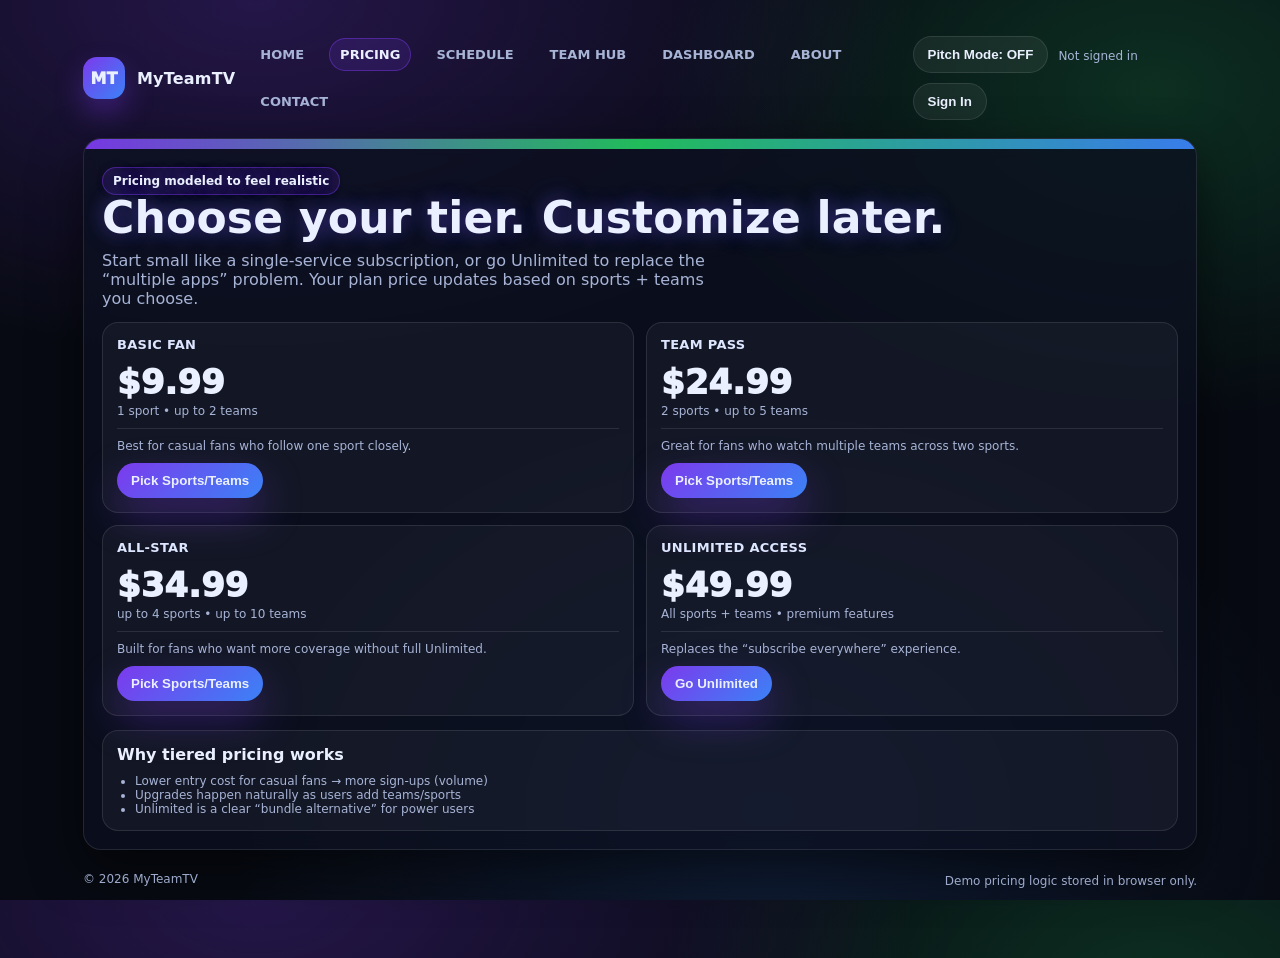
<file: pricing.html>
<!doctype html>
<html lang="en">
<head>
  <meta charset="UTF-8"/>
  <meta name="viewport" content="width=device-width, initial-scale=1"/>
  <title>MyTeamTV | Pricing</title>
  <link rel="stylesheet" href="styles.css"/>
</head>
<body>
  <div class="wrap">
    <div class="topbar">
    <div class="brand">
    <div class="logo">MT</div>
    <div>MyTeamTV</div>
  </div>
    <div class="pitchBanner">
    <b>Investor Pitch View</b>
    <div class="small">Problem → Solution → Business Model → Differentiation → Go-To-Market</div>
  </div>

  <div class="nav">
    <a data-nav href="index.html">HOME</a>
    <a data-nav href="pricing.html">PRICING</a>
    <a data-nav href="schedule.html">SCHEDULE</a>
    <a data-nav href="teamhub.html">TEAM HUB</a>
    <a data-nav href="dashboard.html">DASHBOARD</a>
    <a data-nav href="about.html">ABOUT</a>
    <a data-nav href="contact.html">CONTACT</a>
  </div>

  <div style="display:flex; gap:10px; align-items:center; flex-wrap:wrap;">
    <button id="pitchToggle" class="btn">Pitch Mode: OFF</button>
    <div id="who" class="small">Not signed in</div>
    <button id="authBtn" class="btn" style="display:none;">Sign In</button>
    <button id="logoutBtn" class="btn danger" style="display:none;">Log Out</button>
  </div>
</div>


    <div class="card">
      <div class="strip"></div>
      <div class="section">
        <div class="tag glow">Pricing modeled to feel realistic</div>
       <div class="fanOnly">
  <h1 class="h1 glow">Choose your tier. Customize later.</h1>
  <p class="sub">
    Start small like a single-service subscription, or go Unlimited to replace the
    “multiple apps” problem. Your plan price updates based on sports + teams you choose.
  </p>
</div>

<div class="pitchOnly">
  <h1 class="h1 glow">Pricing Strategy</h1>
  <p class="sub">
    <b>Goal:</b> Maximize adoption while capturing high-value fans.<br/>
    <b>Approach:</b> Tiered pricing based on sports and teams selected.<br/>
    <b>Outcome:</b> Predictable recurring revenue with natural upgrade paths.
  </p>
</div>


        <div class="two">
          <div class="panel">
            <h3>BASIC FAN</h3>
            <div class="bigPrice">$9.99</div>
            <div class="small">1 sport • up to 2 teams</div>
            <div class="div"></div>
            <div class="small">Best for casual fans who follow one sport closely.</div>
            <div style="height:10px"></div>
            <button class="btn primary" data-open-onboard>Pick Sports/Teams</button>
          </div>

          <div class="panel">
            <h3>TEAM PASS</h3>
            <div class="bigPrice">$24.99</div>
            <div class="small">2 sports • up to 5 teams</div>
            <div class="div"></div>
            <div class="small">Great for fans who watch multiple teams across two sports.</div>
            <div style="height:10px"></div>
            <button class="btn primary" data-open-onboard>Pick Sports/Teams</button>
          </div>

          <div class="panel">
            <h3>ALL-STAR</h3>
            <div class="bigPrice">$34.99</div>
            <div class="small">up to 4 sports • up to 10 teams</div>
            <div class="div"></div>
            <div class="small">Built for fans who want more coverage without full Unlimited.</div>
            <div style="height:10px"></div>
            <button class="btn primary" data-open-onboard>Pick Sports/Teams</button>
          </div>

          <div class="panel">
            <h3>UNLIMITED ACCESS</h3>
            <div class="bigPrice">$49.99</div>
            <div class="small">All sports + teams • premium features</div>
            <div class="div"></div>
            <div class="small">Replaces the “subscribe everywhere” experience.</div>
            <div style="height:10px"></div>
            <button class="btn primary" data-open-onboard>Go Unlimited</button>
          </div>
        </div>

        <div style="height:14px"></div>

        <div class="panel">
          <b>Why tiered pricing works</b>
          <ul class="small" style="margin:10px 0 0; padding-left:18px;">
            <li>Lower entry cost for casual fans → more sign-ups (volume)</li>
            <li>Upgrades happen naturally as users add teams/sports</li>
            <li>Unlimited is a clear “bundle alternative” for power users</li>
          </ul>
        </div>
      </div>
    </div>

    <div class="footer">
      <div>© <span id="yr"></span> MyTeamTV</div>
      <div class="small">Demo pricing logic stored in browser only.</div>
    </div>
  </div>

  <!-- LOGIN MODAL -->
  <div id="loginModal" class="modalOverlay">
    <div class="modal">
      <div class="strip"></div>
      <div class="head">
        <b>SIGN IN</b>
        <button id="closeLogin" class="btn">Close</button>
      </div>
      <div class="body">
        <form id="loginForm">
          <div class="field">
            <label>NAME</label>
            <input id="loginName" placeholder="Karli" autocomplete="name"/>
          </div>
          <div class="field">
            <label>EMAIL</label>
            <input id="loginEmail" placeholder="you@email.com" autocomplete="email"/>
          </div>
          <div class="actions">
            <button class="btn primary" type="submit">Continue</button>
          </div>
          <div class="small" style="margin-top:10px;">Demo sign-in. Stores data in your browser only.</div>
        </form>
      </div>
    </div>
  </div>

  <!-- ONBOARD MODAL -->
  <div id="onboardModal" class="modalOverlay">
    <div class="modal">
      <div class="strip"></div>
      <div class="head">
        <b>BUILD YOUR PLAN</b>
        <button id="closeOnboard" class="btn">Close</button>
      </div>
      <div class="body">
        <div class="two">
          <div class="panel">
            <h3>SPORTS</h3>
            <div id="sportPills" class="pillrow"></div>
          </div>
          <div class="panel">
            <h3>TEAMS</h3>
            <div id="teamPills" class="pillrow"></div>
          </div>
        </div>

        <div style="height:12px"></div>

        <div class="panel">
          <div class="tag" id="tierTag">Tier: —</div>
          <div style="height:10px"></div>

          <div class="priceBox">
            <div class="small">Estimated monthly price</div>
            <div class="bigPrice" id="price">$0.00</div>
            <div class="small" id="priceNote">Select at least 1 sport to start.</div>
          </div>

          <div style="height:10px"></div>

          <div class="row"><span>Sports selected</span><span id="sportCount">0</span></div>
          <div class="row"><span>Teams selected</span><span id="teamCount">0</span></div>
          <div class="div"></div>
          <div id="tierDetails" class="small"></div>

          <div class="actions">
            <button id="savePicks" class="btn primary" type="button">Save Plan</button>
            <a class="btn" href="index.html">Back Home</a>
          </div>
        </div>
      </div>
    </div>
  </div>

  <script>
    document.getElementById("yr").textContent = new Date().getFullYear();
    document.getElementById("authBtn").addEventListener("click", ()=> {
      document.getElementById("loginModal").style.display = "flex";
    });
  </script>
  <script src="app.js"></script>
</body>
</html>
</file>
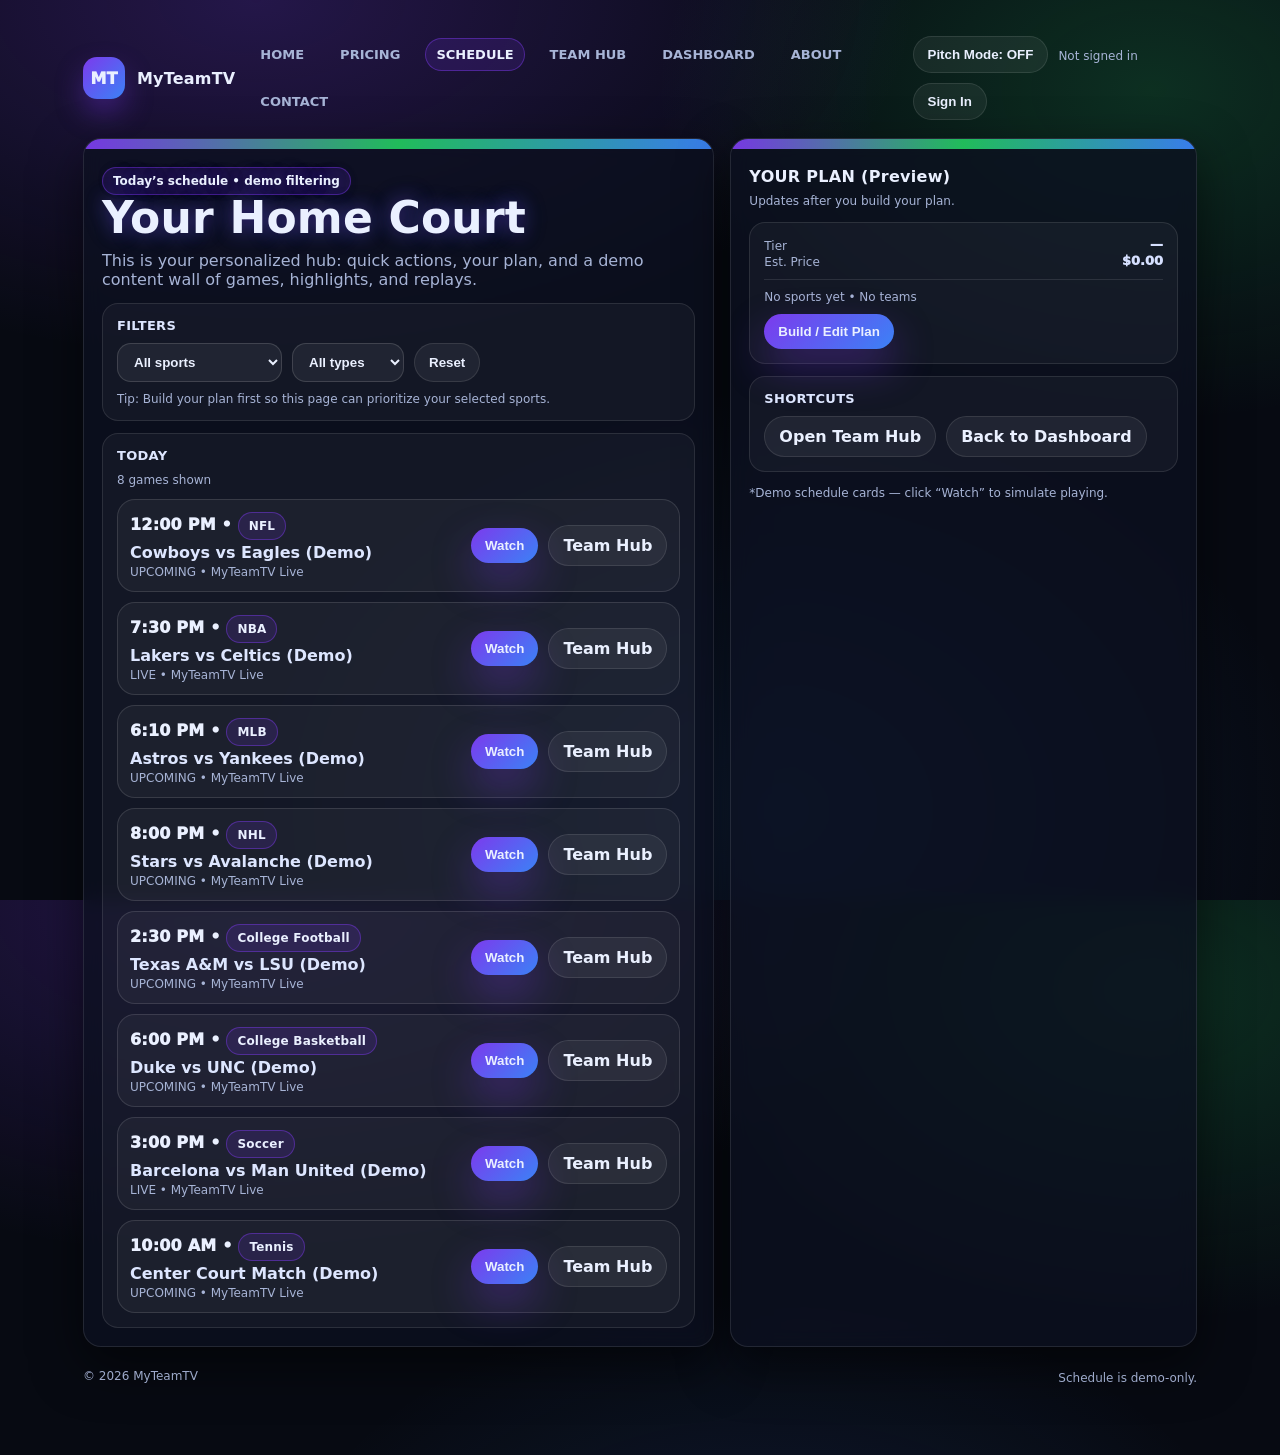
<file: schedule.html>
<!doctype html>
<html lang="en">
<head>
  <meta charset="UTF-8"/>
  <meta name="viewport" content="width=device-width, initial-scale=1"/>
  <title>MyTeamTV | Schedule</title>
  <link rel="stylesheet" href="styles.css"/>
  <style>
    .filters{
      display:flex; gap:10px; flex-wrap:wrap;
      margin-top:10px;
    }
    select{
      padding:10px 12px;
      border-radius: 14px;
      border:1px solid rgba(255,255,255,.14);
      background: rgba(255,255,255,.06);
      color: var(--text);
      font-weight:900;
      outline:none;
    }
    select:focus{border-color: rgba(124,58,237,.55);}
    .gameList{
      display:grid;
      grid-template-columns: 1fr;
      gap:10px;
      margin-top:12px;
    }
    .game{
      border:1px solid rgba(255,255,255,.12);
      border-radius: 18px;
      background: rgba(255,255,255,.04);
      padding:12px;
      display:flex;
      align-items:center;
      justify-content:space-between;
      gap:12px;
    }
    .left{
      display:flex; flex-direction:column; gap:3px;
    }
    .time{font-weight:1000; letter-spacing:.2px}
    .match{color:#DDE6FF; font-weight:900}
    .meta{color:var(--muted); font-size:12px}
    .right{
      display:flex; gap:10px; flex-wrap:wrap; align-items:center; justify-content:flex-end;
    }
  </style>
</head>
<body>
  <div class="wrap">
    <div class="topbar">
  <div class="brand">
    <div class="logo">MT</div>
    <div>MyTeamTV</div>
  </div>

  <div class="nav">
    <a data-nav href="index.html">HOME</a>
    <a data-nav href="pricing.html">PRICING</a>
    <a data-nav href="schedule.html">SCHEDULE</a>
    <a data-nav href="teamhub.html">TEAM HUB</a>
    <a data-nav href="dashboard.html">DASHBOARD</a>
    <a data-nav href="about.html">ABOUT</a>
    <a data-nav href="contact.html">CONTACT</a>
  </div>

  <div style="display:flex; gap:10px; align-items:center; flex-wrap:wrap;">
    <button id="pitchToggle" class="btn">Pitch Mode: OFF</button>
    <div id="who" class="small">Not signed in</div>
    <button id="authBtn" class="btn" style="display:none;">Sign In</button>
    <button id="logoutBtn" class="btn danger" style="display:none;">Log Out</button>
  </div>
</div>

<div class="pitchBanner">
  <b>Investor Pitch View</b>
  <div class="small">Problem → Solution → Business Model → Differentiation → Go-To-Market</div>
</div>

    <div class="grid">
      <div class="card">
        <div class="strip"></div>
        <div class="section">
          <div class="tag glow">Today’s schedule • demo filtering</div>
         <div class="fanOnly">
  <h1 class="h1 glow">Your Home Court</h1>
  <p class="sub">
    This is your personalized hub: quick actions, your plan, and a demo content wall of games,
    highlights, and replays.
  </p>
</div>

<div class="pitchOnly">
  <h1 class="h1 glow">Product Experience: Dashboard</h1>
  <p class="sub">
    The dashboard acts as the user’s central control hub, prioritizing selected teams and sports.
    It increases engagement by surfacing live games, schedules, and community features in one place.
  </p>

  <div class="two">
    <div class="panel">
      <h3>USER VALUE</h3>
      <ul class="small" style="margin:0; padding-left:18px;">
        <li>Faster access to live content</li>
        <li>Personalized sorting by teams</li>
        <li>Reduced friction vs. switching apps</li>
      </ul>
    </div>

    <div class="panel">
      <h3>BUSINESS VALUE</h3>
      <ul class="small" style="margin:0; padding-left:18px;">
        <li>Higher session frequency</li>
        <li>Increased feature discovery</li>
        <li>Clear upgrade paths to premium tiers</li>
      </ul>
    </div>
  </div>
</div>

          <div class="panel">
            <h3>FILTERS</h3>
            <div class="filters">
              <select id="sportFilter">
                <option value="ALL">All sports</option>
              </select>
              <select id="typeFilter">
                <option value="ALL">All types</option>
                <option value="LIVE">Live</option>
                <option value="UPCOMING">Upcoming</option>
              </select>
              <button class="btn" id="resetFilters">Reset</button>
            </div>
            <div class="small" style="margin-top:10px;">
              Tip: Build your plan first so this page can prioritize your selected sports.
            </div>
          </div>

          <div class="panel" style="margin-top:12px;">
            <h3>TODAY</h3>
            <div id="scheduleCount" class="small"></div>
            <div id="games" class="gameList"></div>
          </div>
        </div>
      </div>

      <div class="card">
        <div class="strip"></div>
        <div class="section">
          <b style="letter-spacing:.3px;">YOUR PLAN (Preview)</b>
          <p class="small" style="margin:8px 0 14px;">
            Updates after you build your plan.
          </p>

          <div class="panel">
            <div class="row"><span class="small">Tier</span><span id="miniTier" style="font-weight:1000;">—</span></div>
            <div class="row"><span class="small">Est. Price</span><span id="miniPrice" style="font-weight:1000;">$0.00</span></div>
            <div class="div"></div>
            <div id="miniList" class="small">No sports yet • No teams</div>
            <div style="height:10px"></div>
            <button class="btn primary" id="quickStart">Build / Edit Plan</button>
          </div>

          <div style="height:12px"></div>

          <div class="panel">
            <h3>SHORTCUTS</h3>
            <div style="display:flex; gap:10px; flex-wrap:wrap;">
              <a class="btn" href="teamhub.html">Open Team Hub</a>
              <a class="btn" href="dashboard.html">Back to Dashboard</a>
            </div>
          </div>

          <div style="height:12px"></div>
          <div class="small">*Demo schedule cards — click “Watch” to simulate playing.</div>
        </div>
      </div>
    </div>

    <div class="footer">
      <div>© <span id="yr"></span> MyTeamTV</div>
      <div class="small">Schedule is demo-only.</div>
    </div>
  </div>

  <!-- LOGIN MODAL -->
  <div id="loginModal" class="modalOverlay">
    <div class="modal">
      <div class="strip"></div>
      <div class="head">
        <b>SIGN IN</b>
        <button id="closeLogin" class="btn">Close</button>
      </div>
      <div class="body">
        <form id="loginForm">
          <div class="field">
            <label>NAME</label>
            <input id="loginName" placeholder="Karli" autocomplete="name"/>
          </div>
          <div class="field">
            <label>EMAIL</label>
            <input id="loginEmail" placeholder="you@email.com" autocomplete="email"/>
          </div>
          <div class="actions">
            <button class="btn primary" type="submit">Continue</button>
          </div>
          <div class="small" style="margin-top:10px;">Demo sign-in. Stores data in your browser only.</div>
        </form>
      </div>
    </div>
  </div>

  <!-- ONBOARD MODAL -->
  <div id="onboardModal" class="modalOverlay">
    <div class="modal">
      <div class="strip"></div>
      <div class="head">
        <b>BUILD YOUR PLAN</b>
        <button id="closeOnboard" class="btn">Close</button>
      </div>
      <div class="body">
        <div class="two">
          <div class="panel">
            <h3>SPORTS</h3>
            <div id="sportPills" class="pillrow"></div>
          </div>
          <div class="panel">
            <h3>TEAMS</h3>
            <div id="teamPills" class="pillrow"></div>
          </div>
        </div>

        <div style="height:12px"></div>

        <div class="panel">
          <div class="tag" id="tierTag">Tier: —</div>
          <div style="height:10px"></div>

          <div class="priceBox">
            <div class="small">Estimated monthly price</div>
            <div class="bigPrice" id="price">$0.00</div>
            <div class="small" id="priceNote">Select at least 1 sport to start.</div>
          </div>

          <div style="height:10px"></div>

          <div class="row"><span>Sports selected</span><span id="sportCount">0</span></div>
          <div class="row"><span>Teams selected</span><span id="teamCount">0</span></div>
          <div class="div"></div>
          <div id="tierDetails" class="small"></div>

          <div class="actions">
            <button id="savePicks" class="btn primary" type="button">Save Plan</button>
            <a class="btn" href="dashboard.html">Go to Dashboard</a>
          </div>
        </div>
      </div>
    </div>
  </div>

  <script>
    document.getElementById("yr").textContent = new Date().getFullYear();

    document.getElementById("authBtn").addEventListener("click", ()=> {
      document.getElementById("loginModal").style.display = "flex";
    });

    // Demo schedule dataset
    const DEMO_GAMES = [
      { sport:"NFL", type:"UPCOMING", time:"12:00 PM", match:"Cowboys vs Eagles (Demo)", channel:"MyTeamTV Live" },
      { sport:"NBA", type:"LIVE", time:"7:30 PM", match:"Lakers vs Celtics (Demo)", channel:"MyTeamTV Live" },
      { sport:"MLB", type:"UPCOMING", time:"6:10 PM", match:"Astros vs Yankees (Demo)", channel:"MyTeamTV Live" },
      { sport:"NHL", type:"UPCOMING", time:"8:00 PM", match:"Stars vs Avalanche (Demo)", channel:"MyTeamTV Live" },
      { sport:"College Football", type:"UPCOMING", time:"2:30 PM", match:"Texas A&M vs LSU (Demo)", channel:"MyTeamTV Live" },
      { sport:"College Basketball", type:"UPCOMING", time:"6:00 PM", match:"Duke vs UNC (Demo)", channel:"MyTeamTV Live" },
      { sport:"Soccer", type:"LIVE", time:"3:00 PM", match:"Barcelona vs Man United (Demo)", channel:"MyTeamTV Live" },
      { sport:"Tennis", type:"UPCOMING", time:"10:00 AM", match:"Center Court Match (Demo)", channel:"MyTeamTV Live" }
    ];

    function getPicks(){
      return JSON.parse(localStorage.getItem("mtv_picks") || "{\"sports\":[],\"teams\":[]}");
    }

    function mountFilters(){
      const picks = getPicks();
      const sportsSelected = (picks.sports || []);
      const sportFilter = document.getElementById("sportFilter");

      // Populate dropdown; prioritize selected sports
      const unique = Array.from(new Set(DEMO_GAMES.map(g=>g.sport)));
      const ordered = [
        ...sportsSelected.filter(s => unique.includes(s)),
        ...unique.filter(s => !sportsSelected.includes(s))
      ];

      ordered.forEach(s=>{
        const opt = document.createElement("option");
        opt.value = s;
        opt.textContent = s;
        sportFilter.appendChild(opt);
      });

      // If they have picks, default filter to "ALL" but we’ll prioritize rendering selected sports first
    }

    function renderSchedule(){
      const sportVal = document.getElementById("sportFilter").value;
      const typeVal = document.getElementById("typeFilter").value;

      const picks = getPicks();
      const selectedSports = (picks.sports || []);

      let list = DEMO_GAMES.slice();

      // Filter by UI
      if (sportVal !== "ALL") list = list.filter(g=>g.sport === sportVal);
      if (typeVal !== "ALL") list = list.filter(g=>g.type === typeVal);

      // If not filtering to one sport, sort to push selected sports to top
      if (sportVal === "ALL" && selectedSports.length){
        list.sort((a,b)=>{
          const aSel = selectedSports.includes(a.sport) ? 0 : 1;
          const bSel = selectedSports.includes(b.sport) ? 0 : 1;
          return aSel - bSel;
        });
      }

      const wrap = document.getElementById("games");
      wrap.innerHTML = "";

      document.getElementById("scheduleCount").textContent =
        `${list.length} game${list.length!==1?"s":""} shown`;

      list.forEach(g=>{
        const el = document.createElement("div");
        el.className = "game";
        el.innerHTML = `
          <div class="left">
            <div class="time">${g.time} • <span class="tag">${g.sport}</span></div>
            <div class="match">${g.match}</div>
            <div class="meta">${g.type} • ${g.channel}</div>
          </div>
          <div class="right">
            <button class="btn primary">Watch</button>
            <a class="btn" href="teamhub.html">Team Hub</a>
          </div>
        `;
        el.querySelector(".btn.primary").addEventListener("click", ()=>{
          alert(`▶️ Playing: ${g.match}\n\n(Demo only — connect to player.html later.)`);
        });
        wrap.appendChild(el);
      });

      if (!list.length){
        wrap.innerHTML = `<div class="small">No games match your filters.</div>`;
      }
    }

    document.getElementById("resetFilters").addEventListener("click", ()=>{
      document.getElementById("sportFilter").value = "ALL";
      document.getElementById("typeFilter").value = "ALL";
      renderSchedule();
    });

    document.getElementById("sportFilter").addEventListener("change", renderSchedule);
    document.getElementById("typeFilter").addEventListener("change", renderSchedule);

    mountFilters();
    renderSchedule();
  </script>

  <script src="app.js"></script>
</body>
</html>
</file>
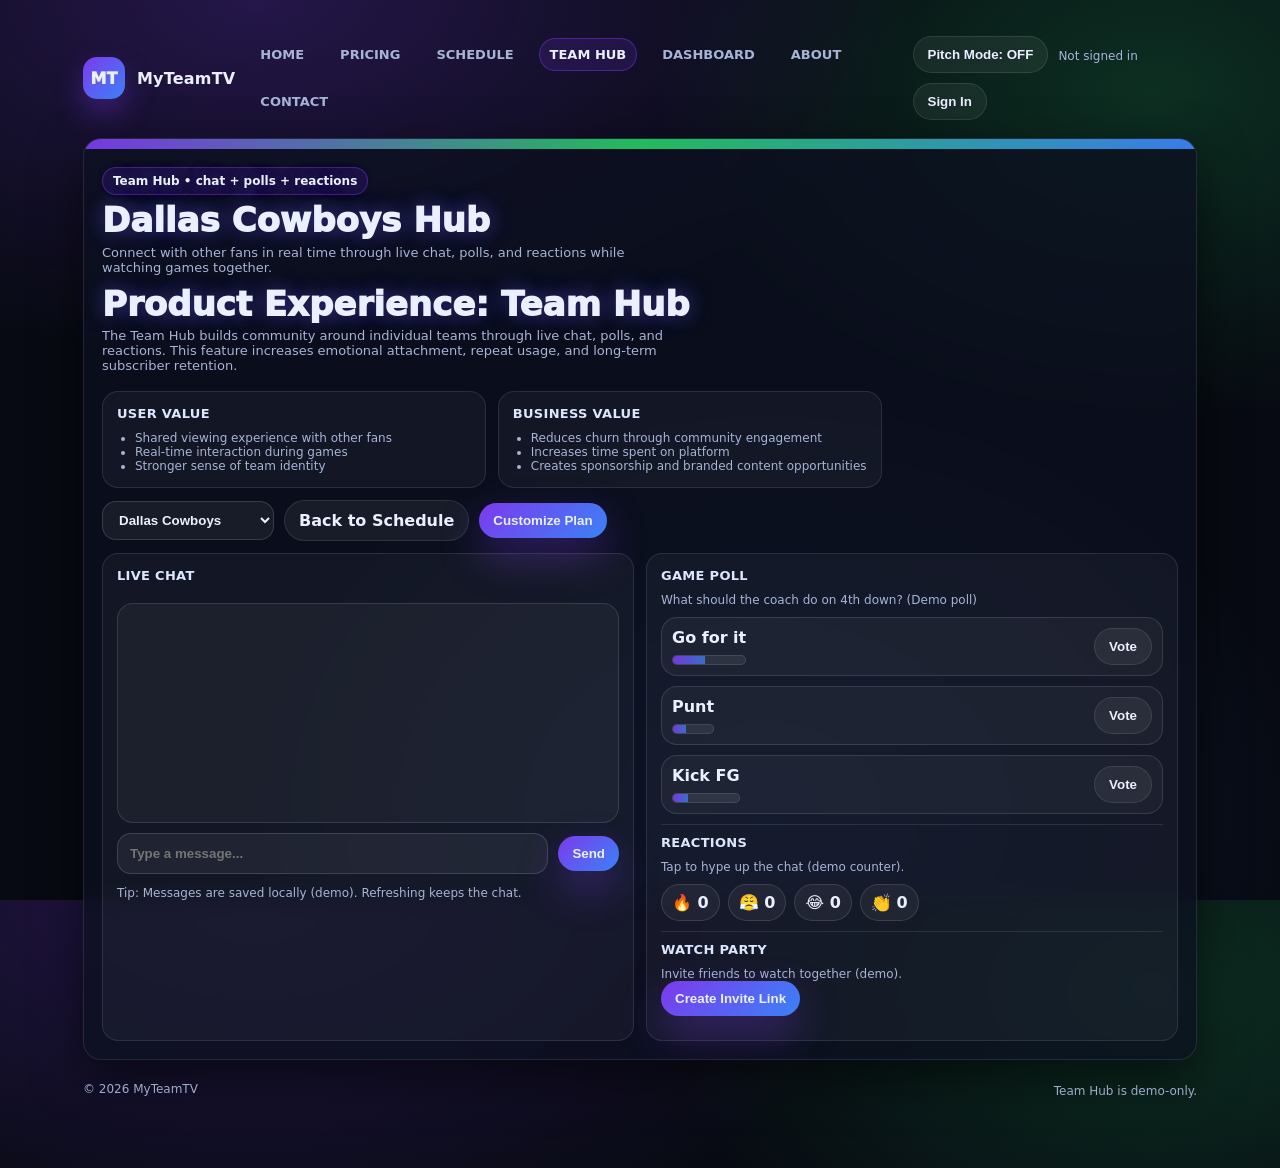
<file: teamhub.html>
<!doctype html>
<html lang="en">
<head>
  <meta charset="UTF-8"/>
  <meta name="viewport" content="width=device-width, initial-scale=1"/>
  <title>MyTeamTV | Team Hub</title>
  <link rel="stylesheet" href="styles.css"/>
  <style>
    .hubHead{
      display:flex; align-items:flex-start; justify-content:space-between;
      gap:12px; flex-wrap:wrap;
      margin-top:8px;
    }
    .hubTitle{
      display:flex; flex-direction:column; gap:6px;
    }
    .hubTitle .name{
      font-size:34px; font-weight:1000; line-height:1.05;
    }
    .hubTitle .desc{color:var(--muted); font-size:13px; max-width:70ch;}
    .hubControls{
      display:flex; gap:10px; flex-wrap:wrap; align-items:center;
    }
    select{
      padding:10px 12px;
      border-radius: 14px;
      border:1px solid rgba(255,255,255,.14);
      background: rgba(255,255,255,.06);
      color: var(--text);
      font-weight:900;
      outline:none;
    }
    select:focus{border-color: rgba(124,58,237,.55);}

    .hubGrid{
      display:grid;
      grid-template-columns: 1fr 1fr;
      gap:12px;
      margin-top:12px;
    }
    @media (max-width: 900px){ .hubGrid{grid-template-columns:1fr;} }

    .chatBox{
      display:flex;
      flex-direction:column;
      gap:10px;
    }
    .messages{
      border:1px solid rgba(255,255,255,.12);
      border-radius: 16px;
      background: rgba(255,255,255,.04);
      padding:10px;
      min-height: 220px;
      max-height: 260px;
      overflow:auto;
    }
    .msg{
      padding:10px 10px;
      border-radius: 14px;
      border:1px solid rgba(255,255,255,.10);
      background: rgba(0,0,0,.20);
      margin-bottom:8px;
    }
    .msg b{font-weight:1000}
    .msg .meta{font-size:12px; color:var(--muted); margin-top:3px}

    .chatForm{
      display:flex;
      gap:10px;
      flex-wrap:wrap;
      align-items:center;
    }
    .chatForm input{
      flex:1;
      min-width: 220px;
      padding:12px 12px;
      border-radius: 14px;
      border:1px solid rgba(255,255,255,.14);
      background: rgba(255,255,255,.06);
      color: var(--text);
      outline:none;
      font-weight:700;
    }
    .chatForm input:focus{border-color: rgba(124,58,237,.55);}

    .pollOpt{
      display:flex; align-items:center; justify-content:space-between; gap:10px;
      border:1px solid rgba(255,255,255,.12);
      background: rgba(255,255,255,.04);
      border-radius: 16px;
      padding:10px;
      margin-top:10px;
    }
    .barWrap{
      height:10px;
      border-radius:999px;
      background: rgba(255,255,255,.08);
      border:1px solid rgba(255,255,255,.10);
      overflow:hidden;
      margin-top:8px;
    }
    .bar{
      height:100%;
      width:40%;
      background: linear-gradient(90deg, rgba(124,58,237,.90), rgba(59,130,246,.75));
    }

    .reactRow{display:flex; gap:8px; flex-wrap:wrap; margin-top:10px;}
    .react{
      padding:8px 10px;
      border-radius:999px;
      border:1px solid rgba(255,255,255,.12);
      background: rgba(255,255,255,.05);
      font-weight:900;
      cursor:pointer;
      transition:.12s transform,.12s background;
      user-select:none;
    }
    .react:hover{transform: translateY(-1px); background: rgba(255,255,255,.08);}
  </style>
</head>
<body>
  <div class="wrap">
    <div class="topbar">
  <div class="brand">
    <div class="logo">MT</div>
    <div>MyTeamTV</div>
  </div>

  <div class="nav">
    <a data-nav href="index.html">HOME</a>
    <a data-nav href="pricing.html">PRICING</a>
    <a data-nav href="schedule.html">SCHEDULE</a>
    <a data-nav href="teamhub.html">TEAM HUB</a>
    <a data-nav href="dashboard.html">DASHBOARD</a>
    <a data-nav href="about.html">ABOUT</a>
    <a data-nav href="contact.html">CONTACT</a>
  </div>

  <div style="display:flex; gap:10px; align-items:center; flex-wrap:wrap;">
    <button id="pitchToggle" class="btn">Pitch Mode: OFF</button>
    <div id="who" class="small">Not signed in</div>
    <button id="authBtn" class="btn" style="display:none;">Sign In</button>
    <button id="logoutBtn" class="btn danger" style="display:none;">Log Out</button>
  </div>
</div>

<div class="pitchBanner">
  <b>Investor Pitch View</b>
  <div class="small">Problem → Solution → Business Model → Differentiation → Go-To-Market</div>
</div>

    <div class="card">
      <div class="strip"></div>
      <div class="section">
        <div class="tag glow">Team Hub • chat + polls + reactions</div>

        <div class="hubHead">
          <div class="hubTitle fanOnly">
  <div class="name glow" id="hubTeam">Team Hub</div>
  <div class="desc">
    Connect with other fans in real time through live chat, polls, and reactions
    while watching games together.
  </div>
</div>

<div class="hubTitle pitchOnly">
  <div class="name glow">Product Experience: Team Hub</div>
  <div class="desc">
    The Team Hub builds community around individual teams through live chat, polls,
    and reactions. This feature increases emotional attachment, repeat usage,
    and long-term subscriber retention.
  </div>

  <div class="two" style="margin-top:12px;">
    <div class="panel">
      <h3>USER VALUE</h3>
      <ul class="small" style="margin:0; padding-left:18px;">
        <li>Shared viewing experience with other fans</li>
        <li>Real-time interaction during games</li>
        <li>Stronger sense of team identity</li>
      </ul>
    </div>

    <div class="panel">
      <h3>BUSINESS VALUE</h3>
      <ul class="small" style="margin:0; padding-left:18px;">
        <li>Reduces churn through community engagement</li>
        <li>Increases time spent on platform</li>
        <li>Creates sponsorship and branded content opportunities</li>
      </ul>
    </div>
  </div>
</div>

          <div class="hubControls">
            <select id="teamSelect"></select>
            <a class="btn" href="schedule.html">Back to Schedule</a>
            <button class="btn primary" id="customizeBtn">Customize Plan</button>
          </div>
        </div>

        <div class="hubGrid">
          <!-- CHAT -->
          <div class="panel chatBox">
            <h3>LIVE CHAT</h3>
            <div id="messages" class="messages"></div>

            <form id="chatForm" class="chatForm">
              <input id="chatInput" placeholder="Type a message..." />
              <button class="btn primary" type="submit">Send</button>
            </form>

            <div class="small">Tip: Messages are saved locally (demo). Refreshing keeps the chat.</div>
          </div>

          <!-- POLLS + REACTIONS -->
          <div class="panel">
            <h3>GAME POLL</h3>
            <div class="small">What should the coach do on 4th down? (Demo poll)</div>

            <div class="pollOpt">
              <div>
                <b>Go for it</b>
                <div class="barWrap"><div class="bar" id="barGo"></div></div>
              </div>
              <button class="btn" id="voteGo">Vote</button>
            </div>

            <div class="pollOpt">
              <div>
                <b>Punt</b>
                <div class="barWrap"><div class="bar" id="barPunt"></div></div>
              </div>
              <button class="btn" id="votePunt">Vote</button>
            </div>

            <div class="pollOpt">
              <div>
                <b>Kick FG</b>
                <div class="barWrap"><div class="bar" id="barFG"></div></div>
              </div>
              <button class="btn" id="voteFG">Vote</button>
            </div>

            <div class="div"></div>
            <h3>REACTIONS</h3>
            <div class="small">Tap to hype up the chat (demo counter).</div>
            <div class="reactRow">
              <div class="react" data-emoji="🔥">🔥 <span id="rFire">0</span></div>
              <div class="react" data-emoji="😤">😤 <span id="rMad">0</span></div>
              <div class="react" data-emoji="😂">😂 <span id="rLol">0</span></div>
              <div class="react" data-emoji="👏">👏 <span id="rClap">0</span></div>
            </div>

            <div class="div"></div>
            <h3>WATCH PARTY</h3>
            <div class="small">Invite friends to watch together (demo).</div>
            <button class="btn primary" id="partyBtn">Create Invite Link</button>
            <div id="partyOut" class="small" style="margin-top:10px;"></div>
          </div>
        </div>
      </div>
    </div>

    <div class="footer">
      <div>© <span id="yr"></span> MyTeamTV</div>
      <div class="small">Team Hub is demo-only.</div>
    </div>
  </div>

  <!-- LOGIN MODAL -->
  <div id="loginModal" class="modalOverlay">
    <div class="modal">
      <div class="strip"></div>
      <div class="head">
        <b>SIGN IN</b>
        <button id="closeLogin" class="btn">Close</button>
      </div>
      <div class="body">
        <form id="loginForm">
          <div class="field">
            <label>NAME</label>
            <input id="loginName" placeholder="Karli" autocomplete="name"/>
          </div>
          <div class="field">
            <label>EMAIL</label>
            <input id="loginEmail" placeholder="you@email.com" autocomplete="email"/>
          </div>
          <div class="actions">
            <button class="btn primary" type="submit">Continue</button>
          </div>
          <div class="small" style="margin-top:10px;">Demo sign-in. Stores data in your browser only.</div>
        </form>
      </div>
    </div>
  </div>

  <!-- ONBOARD MODAL -->
  <div id="onboardModal" class="modalOverlay">
    <div class="modal">
      <div class="strip"></div>
      <div class="head">
        <b>BUILD YOUR PLAN</b>
        <button id="closeOnboard" class="btn">Close</button>
      </div>
      <div class="body">
        <div class="two">
          <div class="panel">
            <h3>SPORTS</h3>
            <div id="sportPills" class="pillrow"></div>
          </div>
          <div class="panel">
            <h3>TEAMS</h3>
            <div id="teamPills" class="pillrow"></div>
          </div>
        </div>

        <div style="height:12px"></div>

        <div class="panel">
          <div class="tag" id="tierTag">Tier: —</div>
          <div style="height:10px"></div>

          <div class="priceBox">
            <div class="small">Estimated monthly price</div>
            <div class="bigPrice" id="price">$0.00</div>
            <div class="small" id="priceNote">Select at least 1 sport to start.</div>
          </div>

          <div style="height:10px"></div>

          <div class="row"><span>Sports selected</span><span id="sportCount">0</span></div>
          <div class="row"><span>Teams selected</span><span id="teamCount">0</span></div>
          <div class="div"></div>
          <div id="tierDetails" class="small"></div>

          <div class="actions">
            <button id="savePicks" class="btn primary" type="button">Save Plan</button>
            <a class="btn" href="dashboard.html">Go to Dashboard</a>
          </div>
        </div>
      </div>
    </div>
  </div>

  <script>
    document.getElementById("yr").textContent = new Date().getFullYear();

    document.getElementById("authBtn").addEventListener("click", ()=> {
      document.getElementById("loginModal").style.display = "flex";
    });

    // Helpers
    function getUser(){ return JSON.parse(localStorage.getItem("mtv_user") || "null"); }
    function getPicks(){ return JSON.parse(localStorage.getItem("mtv_picks") || "{\"sports\":[],\"teams\":[]}"); }

    // Team selection: prefer one of your selected teams; fallback to defaults
    const DEFAULT_TEAMS = [
      "Dallas Cowboys","Los Angeles Lakers","Houston Astros","Texas A&M Aggies","FC Barcelona"
    ];

    const picks = getPicks();
    const teamsFromPlan = (picks.teams || []);
    const teamList = teamsFromPlan.length ? teamsFromPlan : DEFAULT_TEAMS;

    const teamSelect = document.getElementById("teamSelect");
    teamList.forEach(t=>{
      const opt = document.createElement("option");
      opt.value = t;
      opt.textContent = t;
      teamSelect.appendChild(opt);
    });

    const hubTeam = document.getElementById("hubTeam");

    // Chat storage key per team
    function key(team){ return `mtv_chat_${team}`; }

    function renderChat(team){
      hubTeam.textContent = `${team} Hub`;
      const wrap = document.getElementById("messages");
      const msgs = JSON.parse(localStorage.getItem(key(team)) || "[]");
      wrap.innerHTML = "";
      msgs.slice(0, 40).reverse().forEach(m=>{
        const el = document.createElement("div");
        el.className = "msg";
        el.innerHTML = `<b>${m.name}</b>: ${m.text}<div class="meta">${new Date(m.ts).toLocaleString()}</div>`;
        wrap.appendChild(el);
      });
      wrap.scrollTop = wrap.scrollHeight;
    }

    // Initial team
    renderChat(teamSelect.value);

    teamSelect.addEventListener("change", ()=>{
      renderChat(teamSelect.value);
    });

    // Send message
    document.getElementById("chatForm").addEventListener("submit",(e)=>{
      e.preventDefault();
      const input = document.getElementById("chatInput");
      const text = input.value.trim();
      if (!text) return;

      const user = getUser();
      const name = user?.name || "Fan";

      const team = teamSelect.value;
      const msgs = JSON.parse(localStorage.getItem(key(team)) || "[]");
      msgs.push({ name, text, ts: new Date().toISOString() });
      localStorage.setItem(key(team), JSON.stringify(msgs));

      input.value = "";
      renderChat(team);
    });

    // Demo poll state (saved per team)
    function pollKey(team){ return `mtv_poll_${team}`; }
    function getPoll(team){
      return JSON.parse(localStorage.getItem(pollKey(team)) || "{\"go\":4,\"punt\":3,\"fg\":2}");
    }
    function setPoll(team, poll){
      localStorage.setItem(pollKey(team), JSON.stringify(poll));
    }

    function renderPoll(){
      const team = teamSelect.value;
      const p = getPoll(team);
      const total = p.go + p.punt + p.fg;

      const goPct = total ? (p.go/total)*100 : 0;
      const puntPct = total ? (p.punt/total)*100 : 0;
      const fgPct = total ? (p.fg/total)*100 : 0;

      document.getElementById("barGo").style.width = Math.max(6, goPct) + "%";
      document.getElementById("barPunt").style.width = Math.max(6, puntPct) + "%";
      document.getElementById("barFG").style.width = Math.max(6, fgPct) + "%";
    }

    function vote(which){
      const team = teamSelect.value;
      const p = getPoll(team);
      p[which] += 1;
      setPoll(team, p);
      renderPoll();
    }

    document.getElementById("voteGo").addEventListener("click", ()=>vote("go"));
    document.getElementById("votePunt").addEventListener("click", ()=>vote("punt"));
    document.getElementById("voteFG").addEventListener("click", ()=>vote("fg"));

    teamSelect.addEventListener("change", renderPoll);
    renderPoll();

    // Reactions (saved per team)
    function reactKey(team){ return `mtv_react_${team}`; }
    function getReacts(team){
      return JSON.parse(localStorage.getItem(reactKey(team)) || "{\"fire\":0,\"mad\":0,\"lol\":0,\"clap\":0}");
    }
    function setReacts(team, r){ localStorage.setItem(reactKey(team), JSON.stringify(r)); }

    function renderReacts(){
      const team = teamSelect.value;
      const r = getReacts(team);
      document.getElementById("rFire").textContent = r.fire;
      document.getElementById("rMad").textContent = r.mad;
      document.getElementById("rLol").textContent = r.lol;
      document.getElementById("rClap").textContent = r.clap;
    }

    document.querySelectorAll(".react").forEach(btn=>{
      btn.addEventListener("click", ()=>{
        const team = teamSelect.value;
        const r = getReacts(team);
        const emoji = btn.getAttribute("data-emoji");

        if (emoji === "🔥") r.fire++;
        if (emoji === "😤") r.mad++;
        if (emoji === "😂") r.lol++;
        if (emoji === "👏") r.clap++;

        setReacts(team, r);
        renderReacts();

        // also auto-post a tiny reaction message
        const user = getUser();
        const name = user?.name || "Fan";
        const msgs = JSON.parse(localStorage.getItem(key(team)) || "[]");
        msgs.push({ name, text: emoji, ts: new Date().toISOString() });
        localStorage.setItem(key(team), JSON.stringify(msgs));
        renderChat(team);
      });
    });

    teamSelect.addEventListener("change", renderReacts);
    renderReacts();

    // Watch party invite (demo)
    document.getElementById("partyBtn").addEventListener("click", ()=>{
      const team = teamSelect.value;
      const code = Math.random().toString(16).slice(2, 8).toUpperCase();
      document.getElementById("partyOut").textContent = `Invite code for ${team}: ${code} (demo)`;
    });

    // Customize plan button: opens onboarding if signed in, else opens login
    document.getElementById("customizeBtn").addEventListener("click", ()=>{
      const user = getUser();
      if (!user){
        document.getElementById("loginModal").style.display = "flex";
        return;
      }
      document.getElementById("onboardModal").style.display = "flex";
      // app.js will mount onboarding
    });
  </script>

  <script src="app.js"></script>
</body>
</html>
</file>
<file: styles.css>
:root{
  --bg:#070A12;
  --panel:#0C1020;
  --panel2:#0E1630;
  --line:rgba(255,255,255,.10);
  --text:#EAF0FF;
  --muted:#A7B4D6;

  /* 2K-ish neon accents */
  --neon:#7C3AED;     /* purple */
  --neon2:#22C55E;    /* green */
  --neon3:#3B82F6;    /* blue */

  --radius:18px;
  --shadow: 0 18px 50px rgba(0,0,0,.55);
}

*{box-sizing:border-box}
html,body{height:100%}
body{
  margin:0;
  font-family: ui-sans-serif, system-ui, -apple-system, Segoe UI, Roboto, Helvetica, Arial;
  color:var(--text);
  background:
    radial-gradient(1100px 600px at 20% 0%, rgba(124,58,237,.25), transparent 60%),
    radial-gradient(900px 600px at 90% 10%, rgba(34,197,94,.20), transparent 55%),
    radial-gradient(900px 700px at 60% 90%, rgba(59,130,246,.16), transparent 60%),
    var(--bg);
}

a{color:inherit; text-decoration:none}
.wrap{max-width:1150px; margin:0 auto; padding:26px 18px 70px;}
.topbar{
  display:flex; align-items:center; justify-content:space-between;
  gap:14px; padding:10px 0 18px;
}
.brand{
  display:flex; align-items:center; gap:12px; font-weight:900; letter-spacing:.2px;
}
.logo{
  width:42px; height:42px; border-radius:14px;
  background: linear-gradient(135deg, var(--neon), var(--neon3));
  display:grid; place-items:center;
  box-shadow: 0 14px 28px rgba(124,58,237,.35);
  font-weight:1000;
}
.nav{
  display:flex; gap:14px; flex-wrap:wrap;
  color:var(--muted); font-weight:800; font-size:13px;
}
.nav a{
  padding:8px 10px;
  border-radius:999px;
  border:1px solid transparent;
}
.nav a.active{
  color:var(--text);
  border-color: rgba(124,58,237,.45);
  background: rgba(124,58,237,.15);
}

.btn{
  border:1px solid var(--line);
  background: rgba(255,255,255,.06);
  color:var(--text);
  padding:10px 14px;
  border-radius:999px;
  font-weight:900;
  cursor:pointer;
  transition: .14s transform, .14s background, .14s border-color;
}
.btn:hover{transform: translateY(-1px); background: rgba(255,255,255,.10); border-color: rgba(255,255,255,.16);}
.btn.primary{
  border:none;
  background: linear-gradient(135deg, var(--neon), var(--neon3));
  box-shadow: 0 18px 40px rgba(124,58,237,.35);
}
.btn.danger{
  border-color: rgba(244,63,94,.35);
  background: rgba(244,63,94,.10);
}

.card{
  border:1px solid var(--line);
  border-radius: var(--radius);
  background: rgba(12,16,32,.75);
  box-shadow: var(--shadow);
  backdrop-filter: blur(10px);
  overflow:hidden;
}

/* 2K-ish “angled” header strip */
.card .strip{
  height:10px;
  background: linear-gradient(90deg, var(--neon), var(--neon2), var(--neon3));
  opacity:.95;
}
.section{
  padding:18px;
}
.h1{
  font-size:44px; line-height:1.05; margin:0 0 10px;
  letter-spacing:.2px;
}
.sub{
  margin:0 0 14px;
  color:var(--muted);
  max-width: 62ch;
}

.grid{
  display:grid;
  grid-template-columns: 1.15fr .85fr;
  gap:16px;
  align-items:stretch;
}
@media (max-width: 900px){
  .grid{grid-template-columns:1fr}
  .nav{display:none}
  .h1{font-size:38px}
}

.kpi{
  display:flex; gap:12px; flex-wrap:wrap;
  margin-top:14px;
}
.kpi .pill{
  padding:10px 12px;
  border-radius: 14px;
  border:1px solid var(--line);
  background: rgba(255,255,255,.05);
  min-width: 170px;
}
.kpi b{display:block; font-size:15px}
.small{font-size:12px; color:var(--muted); margin-top:2px}

.two{
  display:grid; grid-template-columns: 1fr 1fr; gap:12px;
}
@media (max-width: 700px){ .two{grid-template-columns:1fr} }

.panel{
  border:1px solid var(--line);
  border-radius: 16px;
  background: rgba(255,255,255,.04);
  padding:14px;
}
.panel h3{
  margin:0 0 10px;
  font-size:13px;
  color:#DDE6FF;
  letter-spacing:.3px;
}

.pillrow{display:flex; flex-wrap:wrap; gap:8px}
.pick{
  display:inline-flex; align-items:center; gap:8px;
  padding:8px 10px;
  border-radius:999px;
  border:1px solid var(--line);
  background: rgba(255,255,255,.05);
  font-size:13px;
  color:#D6E0FF;
  cursor:pointer;
  user-select:none;
  transition:.12s transform,.12s background,.12s border-color;
}
.pick:hover{transform: translateY(-1px); background: rgba(255,255,255,.08); border-color: rgba(255,255,255,.16);}
.pick input{accent-color: var(--neon); cursor:pointer}

.priceBox{
  border:1px solid rgba(34,197,94,.35);
  background: rgba(34,197,94,.10);
  border-radius: 16px;
  padding:14px;
}
.bigPrice{font-size:34px; font-weight:1000; margin:6px 0 2px;}
.row{
  display:flex; justify-content:space-between; gap:12px;
  font-size:13px; color:#D6E0FF;
}
.div{height:1px; background: rgba(255,255,255,.10); margin:10px 0;}

.tag{
  display:inline-flex;
  padding:6px 10px;
  border-radius:999px;
  border:1px solid rgba(124,58,237,.45);
  background: rgba(124,58,237,.15);
  font-size:12px; font-weight:900;
  width:fit-content;
}

/* Modal (2K-ish overlay) */
.modalOverlay{
  position:fixed; inset:0;
  background: rgba(0,0,0,.65);
  display:none;
  align-items:center;
  justify-content:center;
  padding:18px;
  z-index: 50;
}
.modal{
  width:min(720px, 100%);
  border-radius: 22px;
  border:1px solid rgba(255,255,255,.12);
  background: rgba(12,16,32,.88);
  box-shadow: 0 30px 90px rgba(0,0,0,.70);
  overflow:hidden;
}
.modal .head{
  padding:16px 18px;
  display:flex; align-items:center; justify-content:space-between; gap:10px;
  border-bottom:1px solid rgba(255,255,255,.10);
}
.modal .head b{letter-spacing:.3px}
.modal .body{padding:18px}
.field{
  display:flex; flex-direction:column; gap:6px;
  margin:10px 0;
}
.field label{font-size:12px; color:var(--muted); font-weight:900; letter-spacing:.2px}
.field input{
  padding:12px 12px;
  border-radius: 14px;
  border:1px solid rgba(255,255,255,.14);
  background: rgba(255,255,255,.06);
  color:var(--text);
  outline:none;
}
.field input:focus{border-color: rgba(124,58,237,.55)}
.actions{display:flex; gap:10px; flex-wrap:wrap; margin-top:12px}

.footer{
  margin-top:22px;
  color:var(--muted);
  font-size:12px;
  display:flex; justify-content:space-between; gap:10px; flex-wrap:wrap;
  opacity:.95;
}

/* Glitch-ish highlight text */
.glow{
  text-shadow:
    0 0 18px rgba(124,58,237,.35),
    0 0 26px rgba(59,130,246,.25);
}
/* =========================
   PITCH MODE (Investor View)
   ========================= */
.pitchOnly{ display:none; }
.fanOnly{ display:block; }

body.pitch .pitchOnly{ display:block; }
body.pitch .fanOnly{ display:none; }

.pitchBanner{
  display:none;
  margin: 0 0 14px;
  padding: 12px 14px;
  border-radius: 16px;
  border:1px solid rgba(34,197,94,.30);
  background: rgba(34,197,94,.10);
}
body.pitch .pitchBanner{ display:block; }

.pitchBanner b{
  font-weight:1000;
  letter-spacing:.2px;
}
.pitchBanner .small{
  margin-top:4px;
}

body.pitch{
  /* Slightly more “presentation” feel */
  background:
    radial-gradient(1100px 600px at 20% 0%, rgba(34,197,94,.18), transparent 60%),
    radial-gradient(900px 600px at 90% 10%, rgba(124,58,237,.20), transparent 55%),
    radial-gradient(900px 700px at 60% 90%, rgba(59,130,246,.12), transparent 60%),
    var(--bg);
}
</file>
